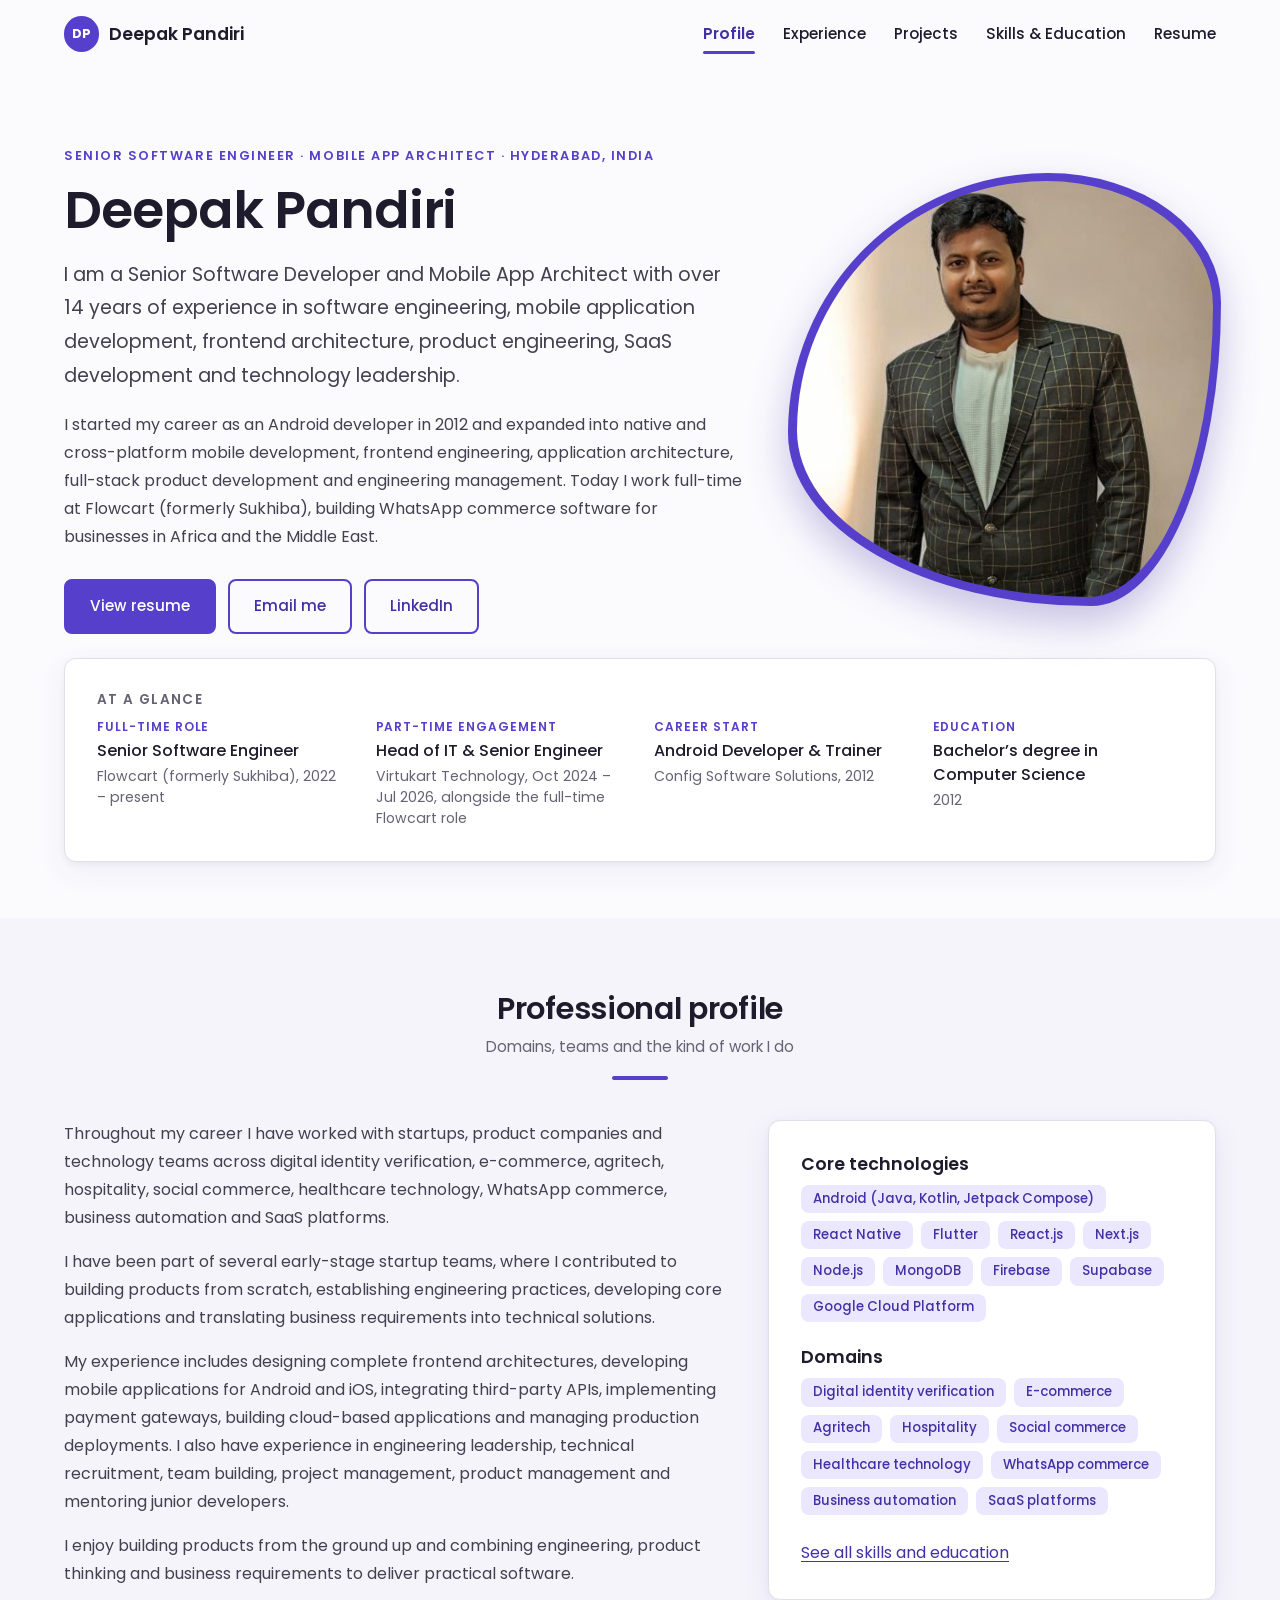
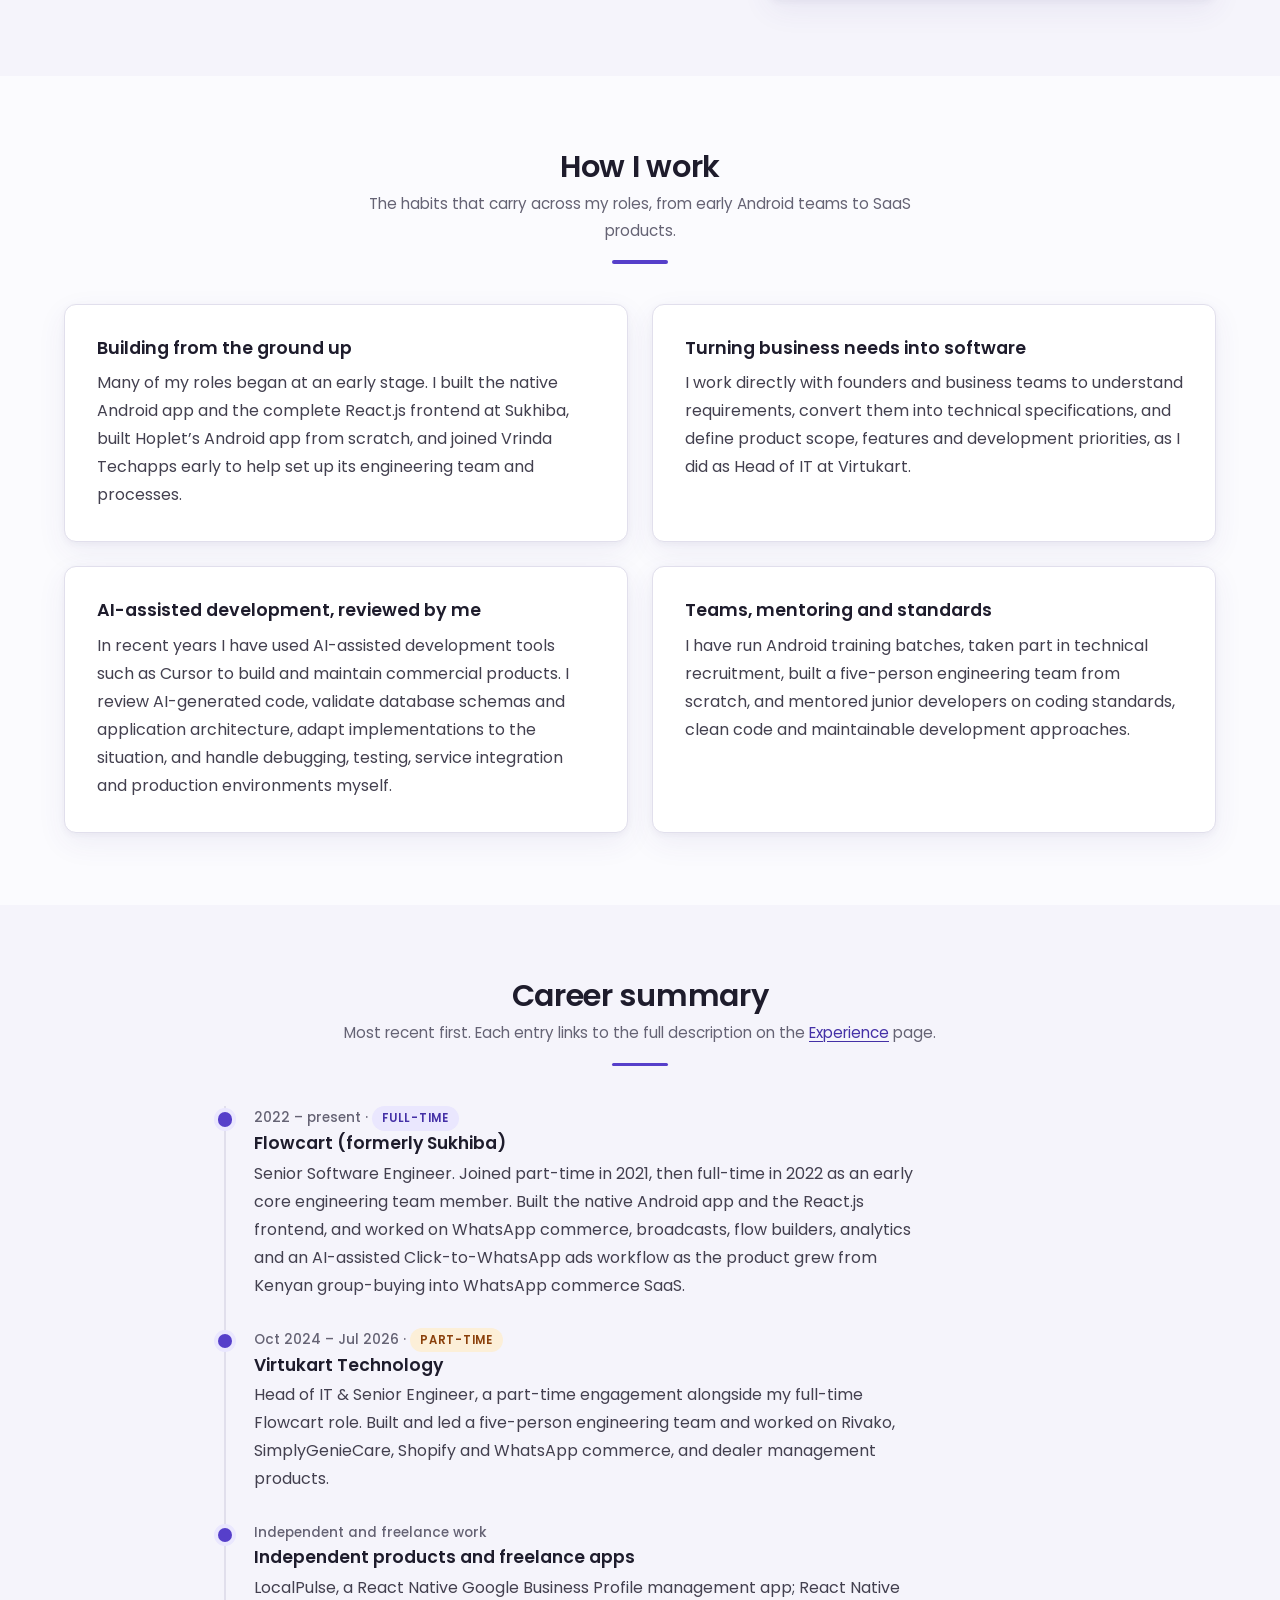
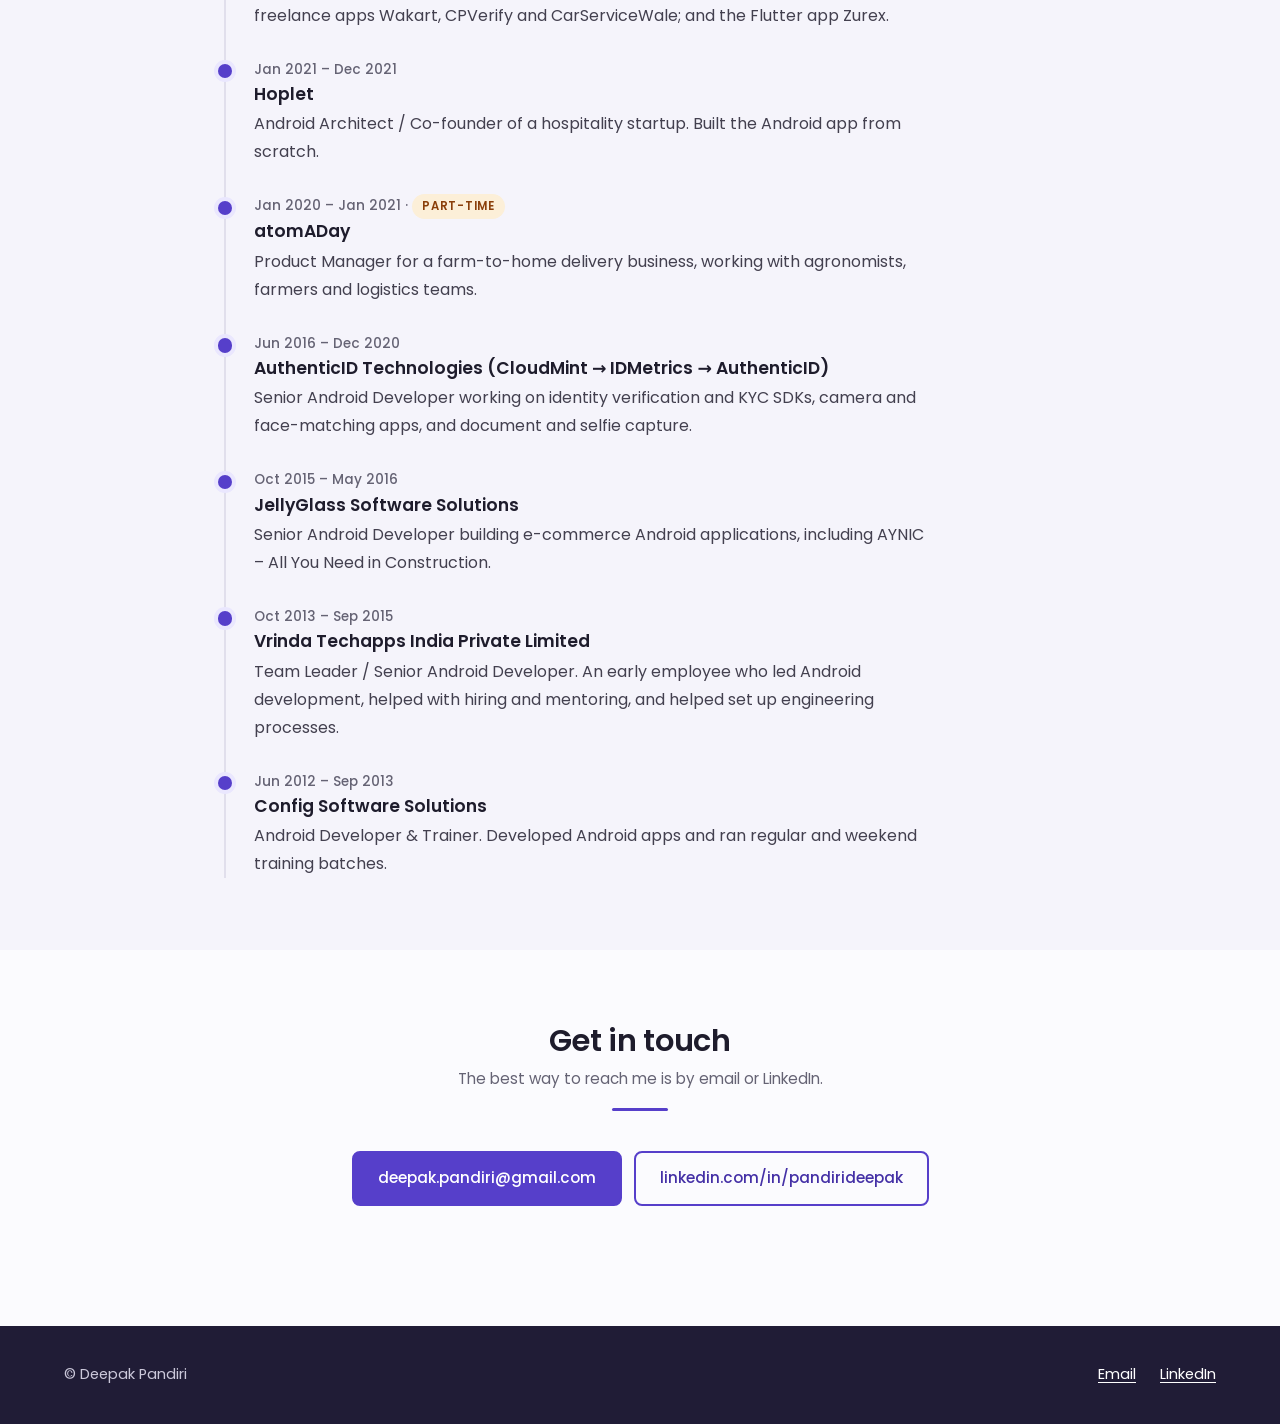
<file: index.html>
<!DOCTYPE html>
<html lang="en">
<head>
  <meta charset="utf-8">
  <meta name="viewport" content="width=device-width, initial-scale=1">
  <title>Deepak Pandiri — Senior Software Engineer · Mobile App Architect | Profile</title>
  <meta name="description" content="Deepak Pandiri is a Senior Software Engineer and Mobile App Architect with 14+ years of experience in Android, cross-platform mobile, frontend architecture, product engineering, SaaS development and technology leadership.">
  <meta property="og:title" content="Deepak Pandiri — Senior Software Engineer · Mobile App Architect">
  <meta property="og:description" content="Mobile, frontend and product engineering across 14+ years, from Android in 2012 to WhatsApp commerce SaaS today.">
  <meta property="og:type" content="profile">
  <meta property="og:image" content="deepak.jpg">
  <link rel="icon" href="data:image/svg+xml,%3Csvg xmlns='http://www.w3.org/2000/svg' viewBox='0 0 64 64'%3E%3Ccircle cx='32' cy='32' r='32' fill='%2315233b'/%3E%3Ctext x='32' y='41' font-family='Arial,sans-serif' font-size='24' font-weight='700' fill='white' text-anchor='middle'%3EDP%3C/text%3E%3C/svg%3E">
  <link rel="preload" href="fonts/poppins-400.woff2" as="font" type="font/woff2" crossorigin>
  <link rel="preload" href="fonts/poppins-600.woff2" as="font" type="font/woff2" crossorigin>
  <link rel="stylesheet" href="styles.css">
  <script>document.documentElement.classList.add("js");</script>
  <script src="script.js" defer></script>
</head>
<body>
  <a class="skip-link" href="#main">Skip to main content</a>

  <header class="site-header">
    <div class="container header-inner">
      <a class="brand" href="index.html"><span class="brand-mark" aria-hidden="true">DP</span>Deepak Pandiri</a>
      <nav class="site-nav" aria-label="Primary">
        <button class="nav-toggle" type="button" aria-expanded="false" aria-controls="nav-menu">
          <span class="nav-toggle-bars" aria-hidden="true"></span>
          <span class="visually-hidden">Menu</span>
        </button>
        <ul id="nav-menu" class="nav-menu">
          <li><a href="index.html" aria-current="page">Profile</a></li>
          <li><a href="experience.html">Experience</a></li>
          <li><a href="projects.html">Projects</a></li>
          <li><a href="skills.html">Skills &amp; Education</a></li>
          <li><a href="resume.html">Resume</a></li>
        </ul>
      </nav>
    </div>
  </header>

  <main id="main" tabindex="-1">
    <section class="container hero" aria-labelledby="intro-heading">
      <div class="hero-intro">
        <p class="eyebrow">Senior Software Engineer · Mobile App Architect · Hyderabad, India</p>
        <h1 id="intro-heading">Deepak Pandiri</h1>
      </div>

      <figure class="hero-media">
        <div class="hero-blob" aria-hidden="true"></div>
        <img
          class="hero-photo"
          src="deepak.jpg"
          alt="Portrait of Deepak Pandiri"
          width="640"
          height="640"
          decoding="async"
          fetchpriority="high">
      </figure>

      <div class="hero-copy">
        <p class="lede">I am a Senior Software Developer and Mobile App Architect with over 14 years of experience in software engineering, mobile application development, frontend architecture, product engineering, SaaS development and technology leadership.</p>
        <p>I started my career as an Android developer in 2012 and expanded into native and cross-platform mobile development, frontend engineering, application architecture, full-stack product development and engineering management. Today I work full-time at Flowcart (formerly Sukhiba), building WhatsApp commerce software for businesses in Africa and the Middle East.</p>
        <div class="actions">
          <a class="button" href="resume.html">View resume</a>
          <a class="button secondary" href="mailto:deepak.pandiri@gmail.com">Email me</a>
          <a class="button secondary" href="https://www.linkedin.com/in/pandirideepak" rel="me noopener">LinkedIn</a>
        </div>
      </div>
    </section>

    <section class="container glance-section" aria-labelledby="glance-heading">
      <aside class="card glance" aria-labelledby="glance-heading">
        <h2 id="glance-heading">At a glance</h2>
        <dl class="glance-grid">
          <div>
            <dt>Full-time role</dt>
            <dd>Senior Software Engineer<span>Flowcart (formerly Sukhiba), 2022 – present</span></dd>
          </div>
          <div>
            <dt>Part-time engagement</dt>
            <dd>Head of IT &amp; Senior Engineer<span>Virtukart Technology, Oct 2024 – Jul 2026, alongside the full-time Flowcart role</span></dd>
          </div>
          <div>
            <dt>Career start</dt>
            <dd>Android Developer &amp; Trainer<span>Config Software Solutions, 2012</span></dd>
          </div>
          <div>
            <dt>Education</dt>
            <dd>Bachelor’s degree in Computer Science<span>2012</span></dd>
          </div>
        </dl>
      </aside>
    </section>

    <section class="section alt" aria-labelledby="profile-heading">
      <div class="container">
        <div class="section-heading">
          <h2 id="profile-heading">Professional profile</h2>
          <p>Domains, teams and the kind of work I do</p>
        </div>
      </div>
      <div class="container prose-columns">
        <div>
          <p>Throughout my career I have worked with startups, product companies and technology teams across digital identity verification, e-commerce, agritech, hospitality, social commerce, healthcare technology, WhatsApp commerce, business automation and SaaS platforms.</p>
          <p>I have been part of several early-stage startup teams, where I contributed to building products from scratch, establishing engineering practices, developing core applications and translating business requirements into technical solutions.</p>
          <p>My experience includes designing complete frontend architectures, developing mobile applications for Android and iOS, integrating third-party APIs, implementing payment gateways, building cloud-based applications and managing production deployments. I also have experience in engineering leadership, technical recruitment, team building, project management, product management and mentoring junior developers.</p>
          <p>I enjoy building products from the ground up and combining engineering, product thinking and business requirements to deliver practical software.</p>
        </div>
        <div>
          <div class="card">
            <h3>Core technologies</h3>
            <ul class="tags" aria-label="Core technologies">
              <li>Android (Java, Kotlin, Jetpack Compose)</li>
              <li>React Native</li>
              <li>Flutter</li>
              <li>React.js</li>
              <li>Next.js</li>
              <li>Node.js</li>
              <li>MongoDB</li>
              <li>Firebase</li>
              <li>Supabase</li>
              <li>Google Cloud Platform</li>
            </ul>
            <h3 class="spaced-sm">Domains</h3>
            <ul class="tags" aria-label="Domains">
              <li>Digital identity verification</li>
              <li>E-commerce</li>
              <li>Agritech</li>
              <li>Hospitality</li>
              <li>Social commerce</li>
              <li>Healthcare technology</li>
              <li>WhatsApp commerce</li>
              <li>Business automation</li>
              <li>SaaS platforms</li>
            </ul>
            <p class="spaced-sm"><a href="skills.html">See all skills and education</a></p>
          </div>
        </div>
      </div>
    </section>

    <section class="section" aria-labelledby="approach-heading">
      <div class="container">
        <div class="section-heading">
          <h2 id="approach-heading">How I work</h2>
          <p>The habits that carry across my roles, from early Android teams to SaaS products.</p>
        </div>
        <div class="grid two">
          <article class="card">
            <h3>Building from the ground up</h3>
            <p>Many of my roles began at an early stage. I built the native Android app and the complete React.js frontend at Sukhiba, built Hoplet’s Android app from scratch, and joined Vrinda Techapps early to help set up its engineering team and processes.</p>
          </article>
          <article class="card">
            <h3>Turning business needs into software</h3>
            <p>I work directly with founders and business teams to understand requirements, convert them into technical specifications, and define product scope, features and development priorities, as I did as Head of IT at Virtukart.</p>
          </article>
          <article class="card">
            <h3>AI-assisted development, reviewed by me</h3>
            <p>In recent years I have used AI-assisted development tools such as Cursor to build and maintain commercial products. I review AI-generated code, validate database schemas and application architecture, adapt implementations to the situation, and handle debugging, testing, service integration and production environments myself.</p>
          </article>
          <article class="card">
            <h3>Teams, mentoring and standards</h3>
            <p>I have run Android training batches, taken part in technical recruitment, built a five-person engineering team from scratch, and mentored junior developers on coding standards, clean code and maintainable development approaches.</p>
          </article>
        </div>
      </div>
    </section>

    <section class="section alt" aria-labelledby="career-heading">
      <div class="container">
        <div class="section-heading">
          <h2 id="career-heading">Career summary</h2>
          <p>Most recent first. Each entry links to the full description on the <a href="experience.html">Experience</a> page.</p>
        </div>
        <ol class="timeline">
          <li>
            <span class="when">2022 – present · <span class="badge">Full-time</span></span>
            <h3><a href="experience.html#flowcart">Flowcart (formerly Sukhiba)</a></h3>
            <p>Senior Software Engineer. Joined part-time in 2021, then full-time in 2022 as an early core engineering team member. Built the native Android app and the React.js frontend, and worked on WhatsApp commerce, broadcasts, flow builders, analytics and an AI-assisted Click-to-WhatsApp ads workflow as the product grew from Kenyan group-buying into WhatsApp commerce SaaS.</p>
          </li>
          <li>
            <span class="when">Oct 2024 – Jul 2026 · <span class="badge part-time">Part-time</span></span>
            <h3><a href="experience.html#virtukart">Virtukart Technology</a></h3>
            <p>Head of IT &amp; Senior Engineer, a part-time engagement alongside my full-time Flowcart role. Built and led a five-person engineering team and worked on Rivako, SimplyGenieCare, Shopify and WhatsApp commerce, and dealer management products.</p>
          </li>
          <li>
            <span class="when">Independent and freelance work</span>
            <h3><a href="experience.html#independent">Independent products and freelance apps</a></h3>
            <p>LocalPulse, a React Native Google Business Profile management app; React Native freelance apps Wakart, CPVerify and CarServiceWale; and the Flutter app Zurex.</p>
          </li>
          <li>
            <span class="when">Jan 2021 – Dec 2021</span>
            <h3><a href="experience.html#hoplet">Hoplet</a></h3>
            <p>Android Architect / Co-founder of a hospitality startup. Built the Android app from scratch.</p>
          </li>
          <li>
            <span class="when">Jan 2020 – Jan 2021 · <span class="badge part-time">Part-time</span></span>
            <h3><a href="experience.html#atomaday">atomADay</a></h3>
            <p>Product Manager for a farm-to-home delivery business, working with agronomists, farmers and logistics teams.</p>
          </li>
          <li>
            <span class="when">Jun 2016 – Dec 2020</span>
            <h3><a href="experience.html#authenticid">AuthenticID Technologies (CloudMint → IDMetrics → AuthenticID)</a></h3>
            <p>Senior Android Developer working on identity verification and KYC SDKs, camera and face-matching apps, and document and selfie capture.</p>
          </li>
          <li>
            <span class="when">Oct 2015 – May 2016</span>
            <h3><a href="experience.html#jellyglass">JellyGlass Software Solutions</a></h3>
            <p>Senior Android Developer building e-commerce Android applications, including AYNIC – All You Need in Construction.</p>
          </li>
          <li>
            <span class="when">Oct 2013 – Sep 2015</span>
            <h3><a href="experience.html#vrinda">Vrinda Techapps India Private Limited</a></h3>
            <p>Team Leader / Senior Android Developer. An early employee who led Android development, helped with hiring and mentoring, and helped set up engineering processes.</p>
          </li>
          <li>
            <span class="when">Jun 2012 – Sep 2013</span>
            <h3><a href="experience.html#config">Config Software Solutions</a></h3>
            <p>Android Developer &amp; Trainer. Developed Android apps and ran regular and weekend training batches.</p>
          </li>
        </ol>
      </div>
    </section>

    <section class="section" aria-labelledby="contact-heading">
      <div class="container">
        <div class="section-heading">
          <h2 id="contact-heading">Get in touch</h2>
          <p>The best way to reach me is by email or LinkedIn.</p>
        </div>
        <ul class="contact-list">
          <li><a class="button" href="mailto:deepak.pandiri@gmail.com">deepak.pandiri@gmail.com</a></li>
          <li><a class="button secondary" href="https://www.linkedin.com/in/pandirideepak" rel="me noopener">linkedin.com/in/pandirideepak</a></li>
        </ul>
      </div>
    </section>
  </main>

  <footer class="site-footer">
    <div class="container footer-inner">
      <p>© Deepak Pandiri</p>
      <ul class="footer-links">
        <li><a href="mailto:deepak.pandiri@gmail.com">Email</a></li>
        <li><a href="https://www.linkedin.com/in/pandirideepak" rel="me noopener">LinkedIn</a></li>
      </ul>
    </div>
  </footer>
  <a class="scroll-up" href="#main" aria-label="Back to top">
    <svg viewBox="0 0 24 24" fill="none" stroke="currentColor" stroke-width="2.2" stroke-linecap="round" stroke-linejoin="round" aria-hidden="true" focusable="false"><path d="M12 19V5M5 12l7-7 7 7"/></svg>
  </a>
</body>
</html>
</file>
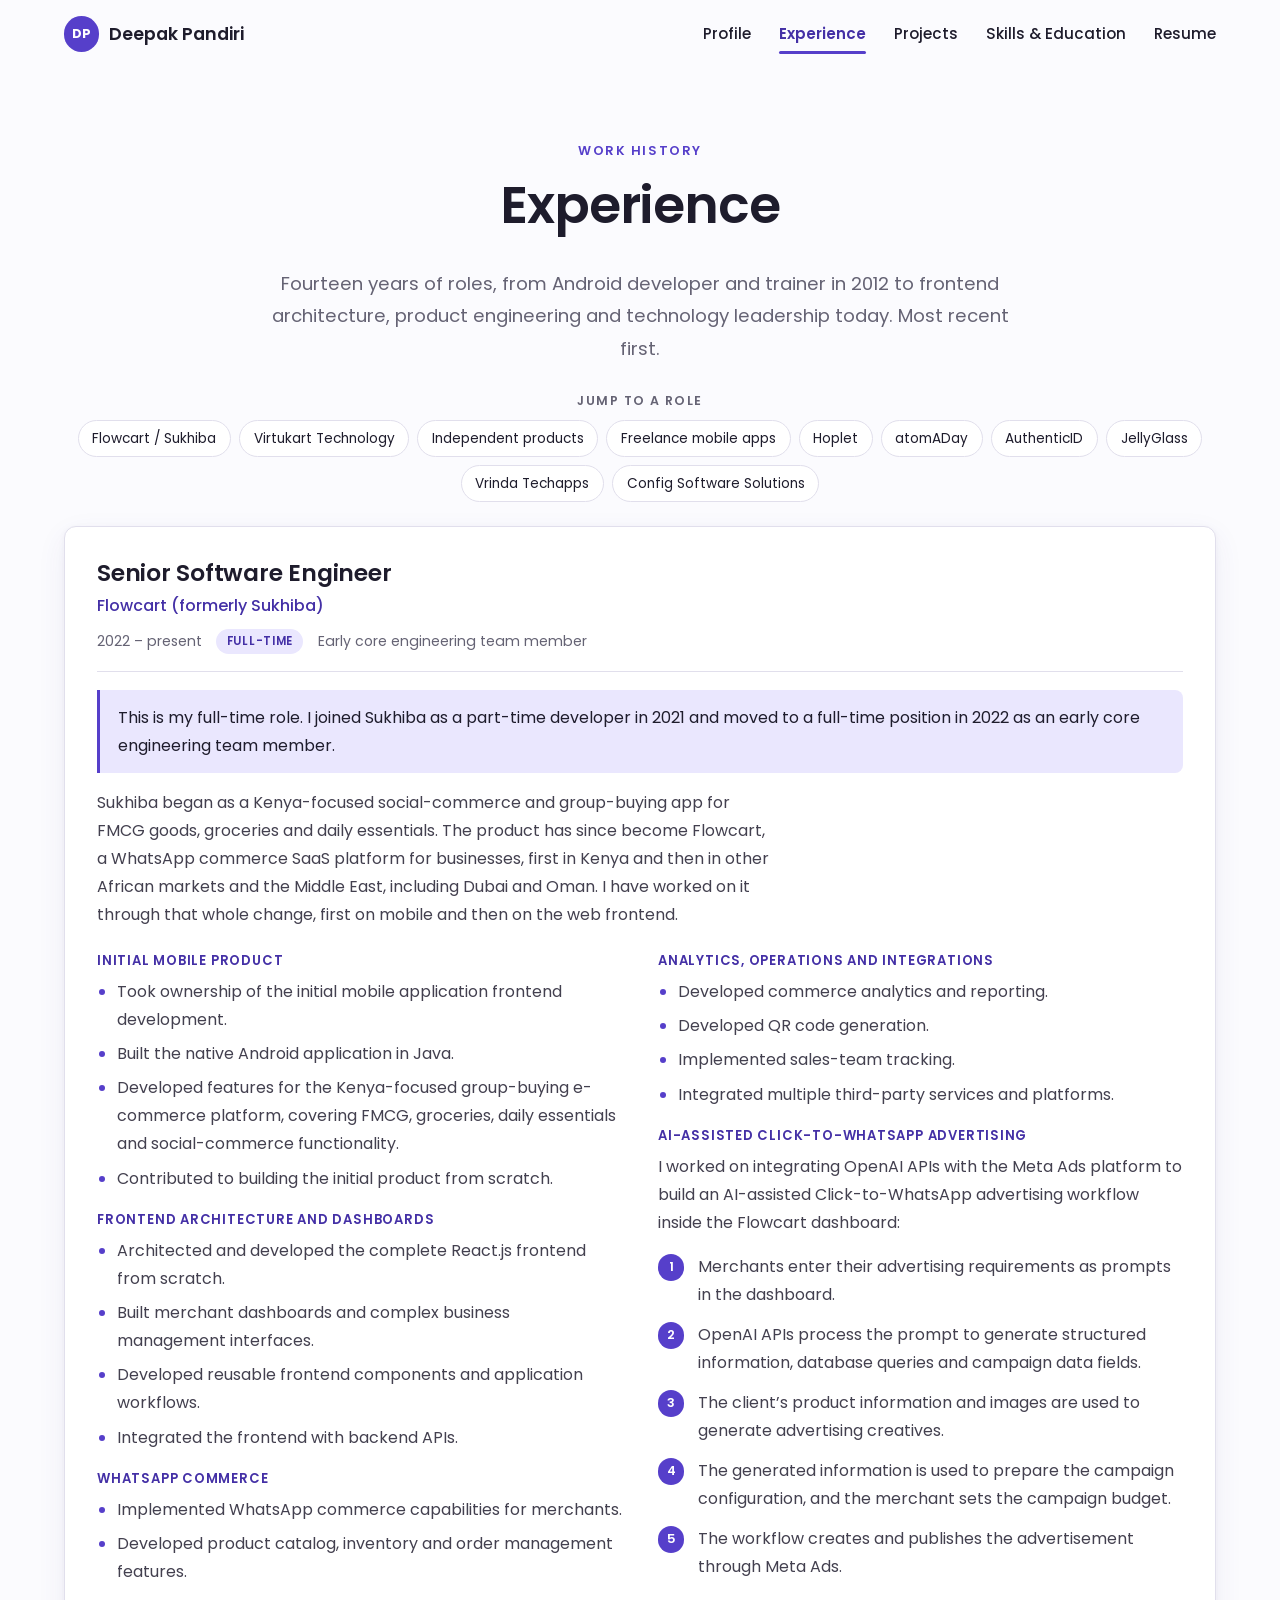
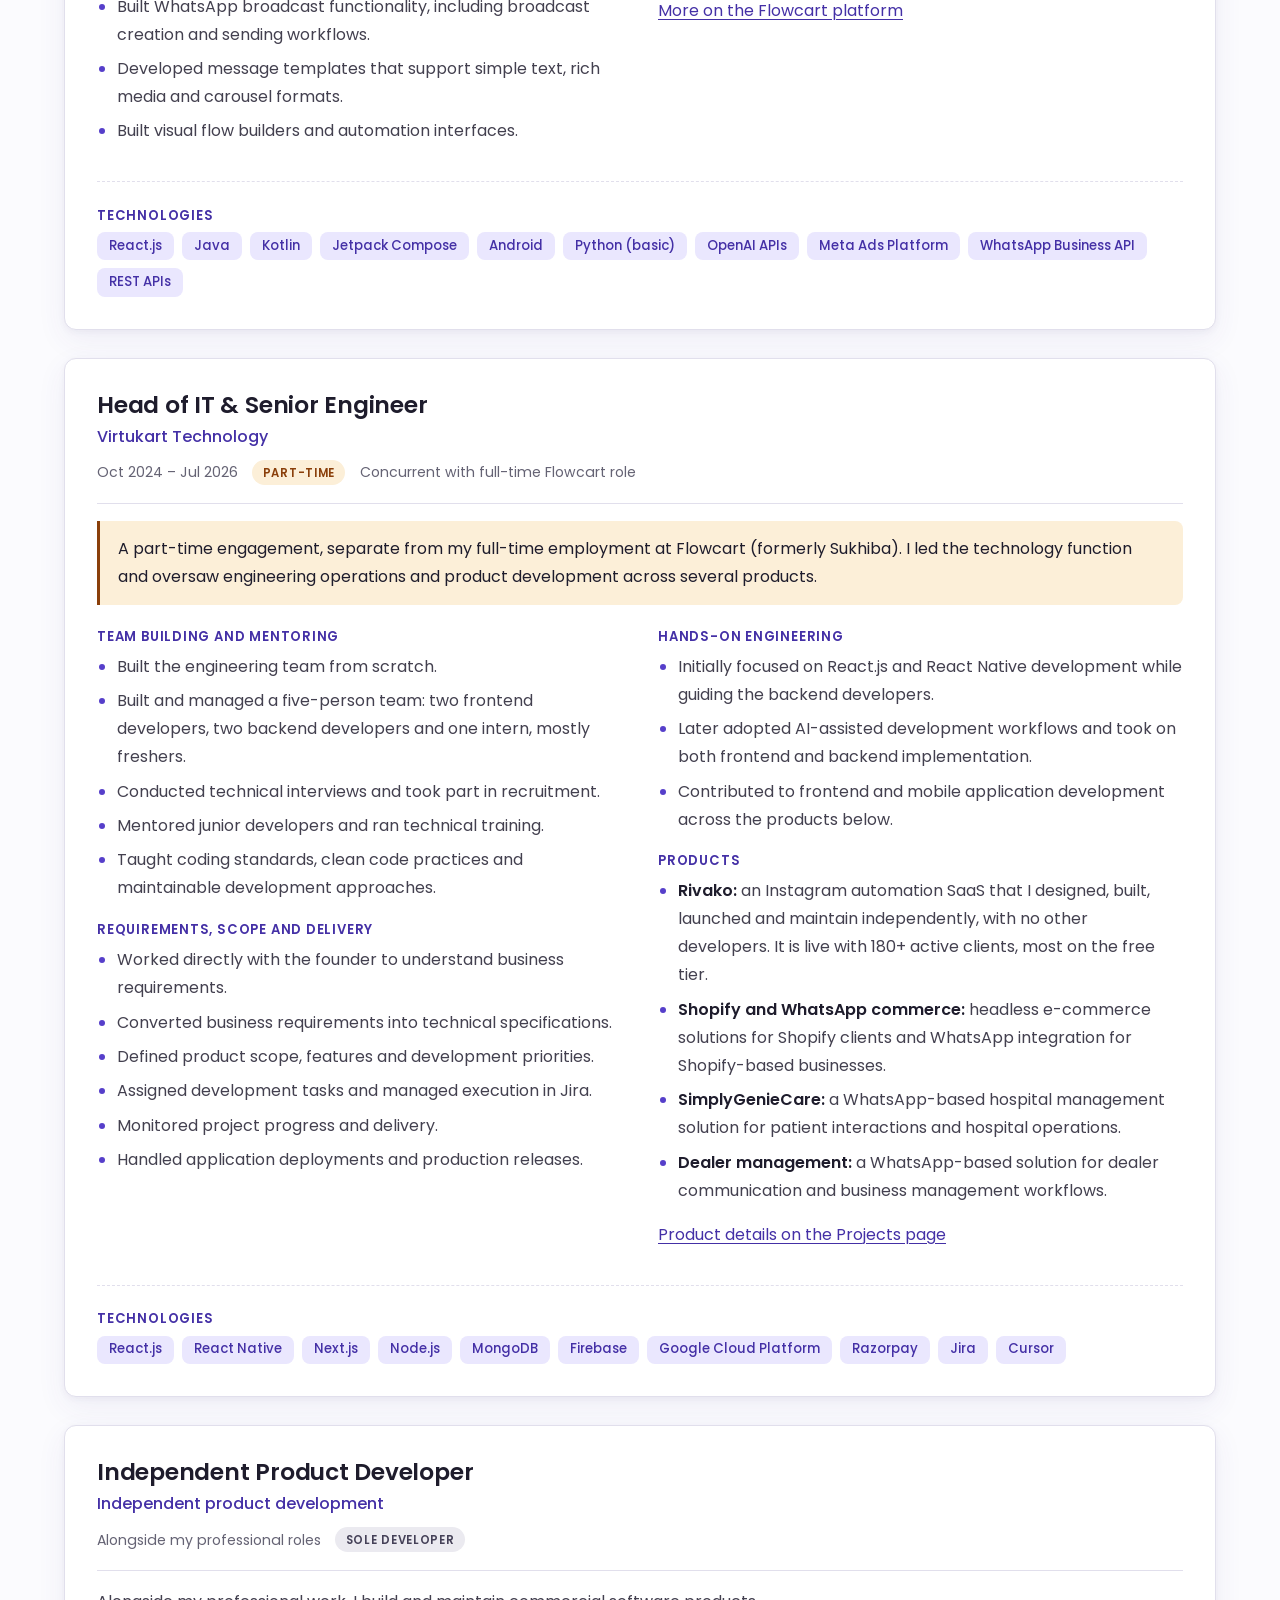
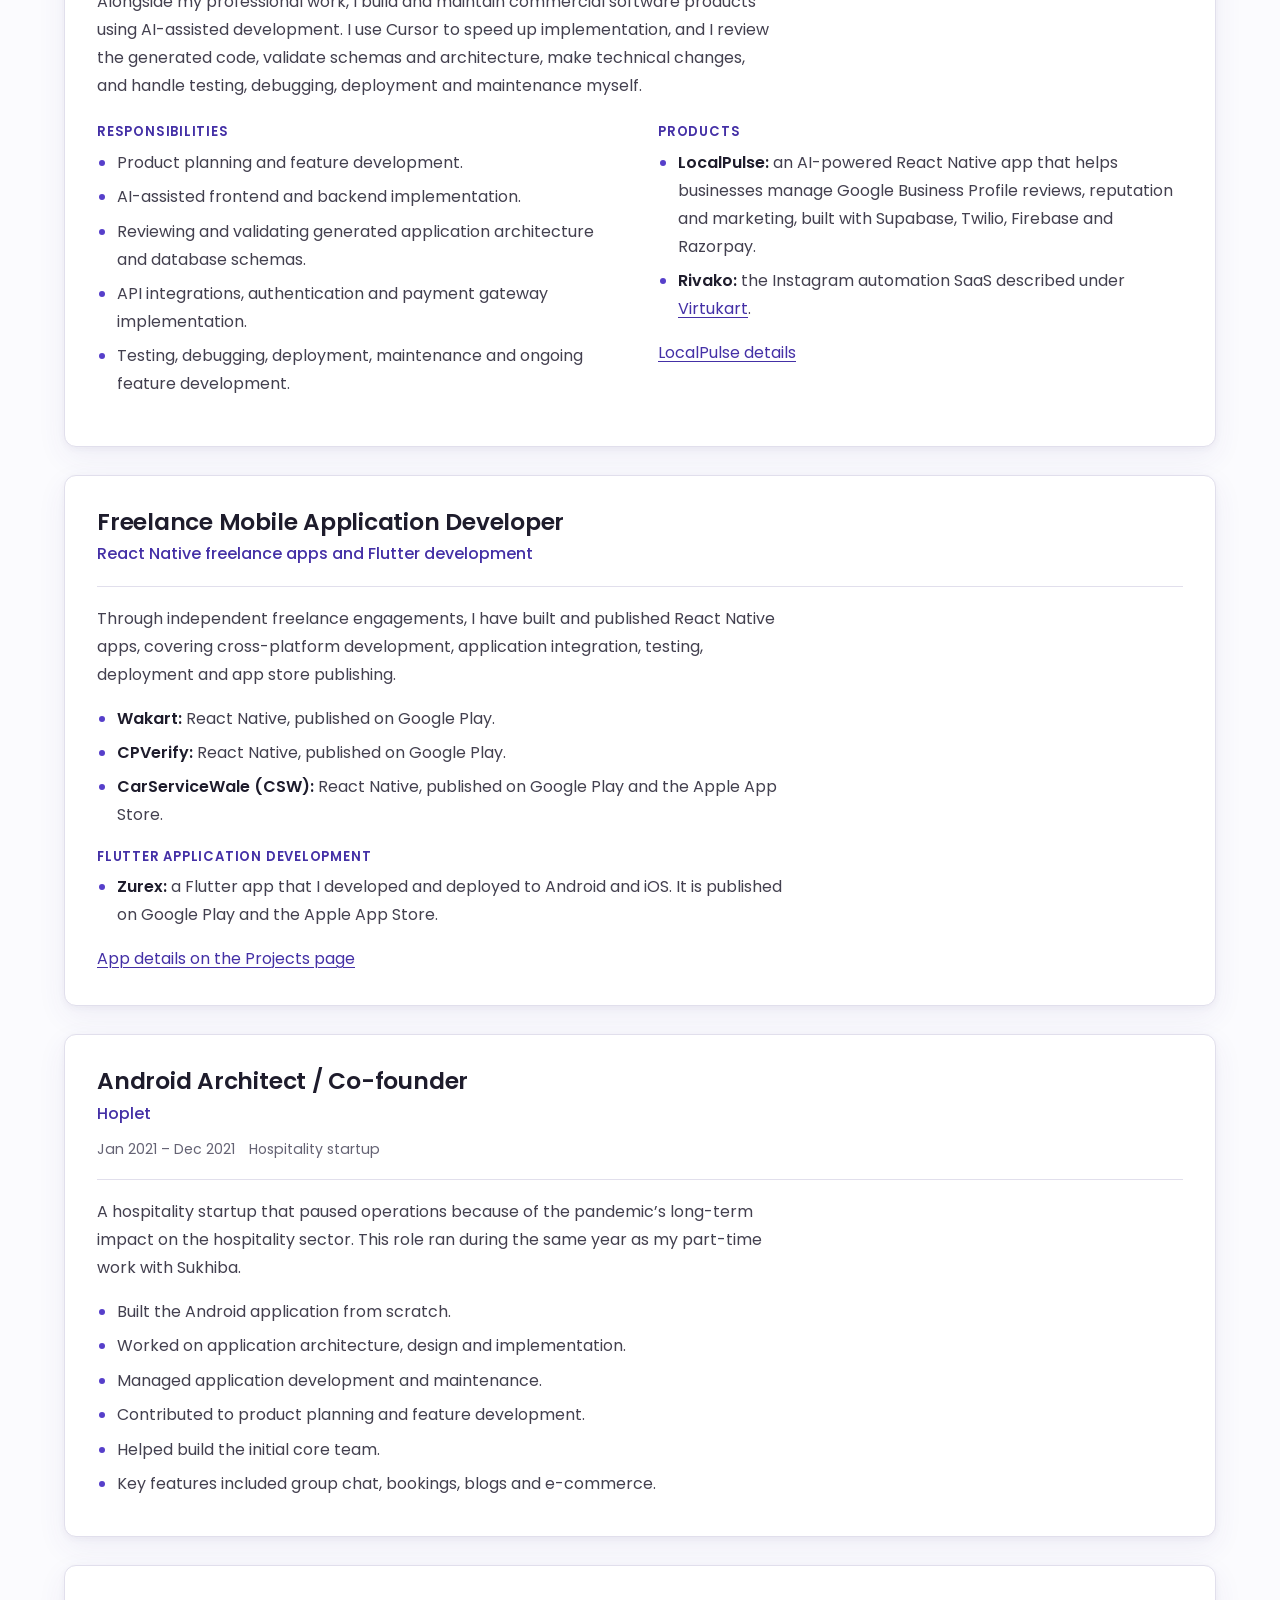
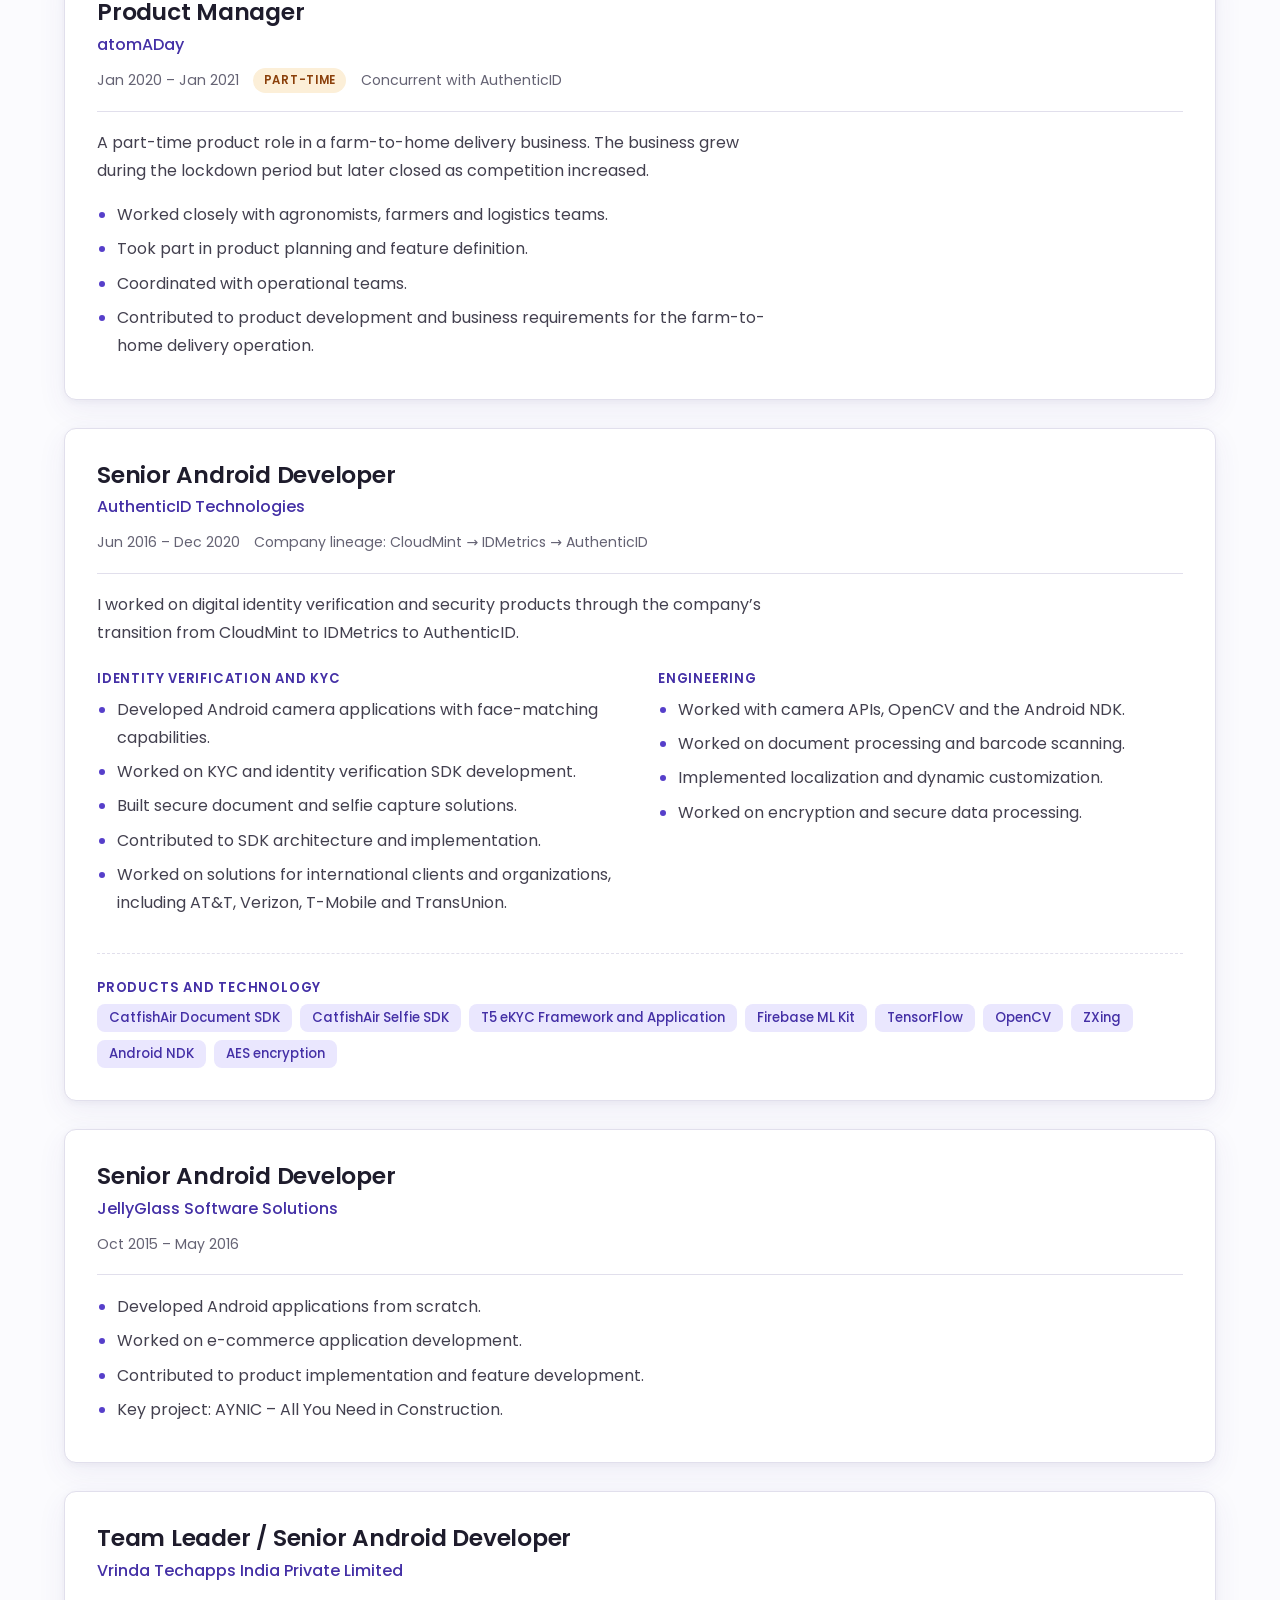
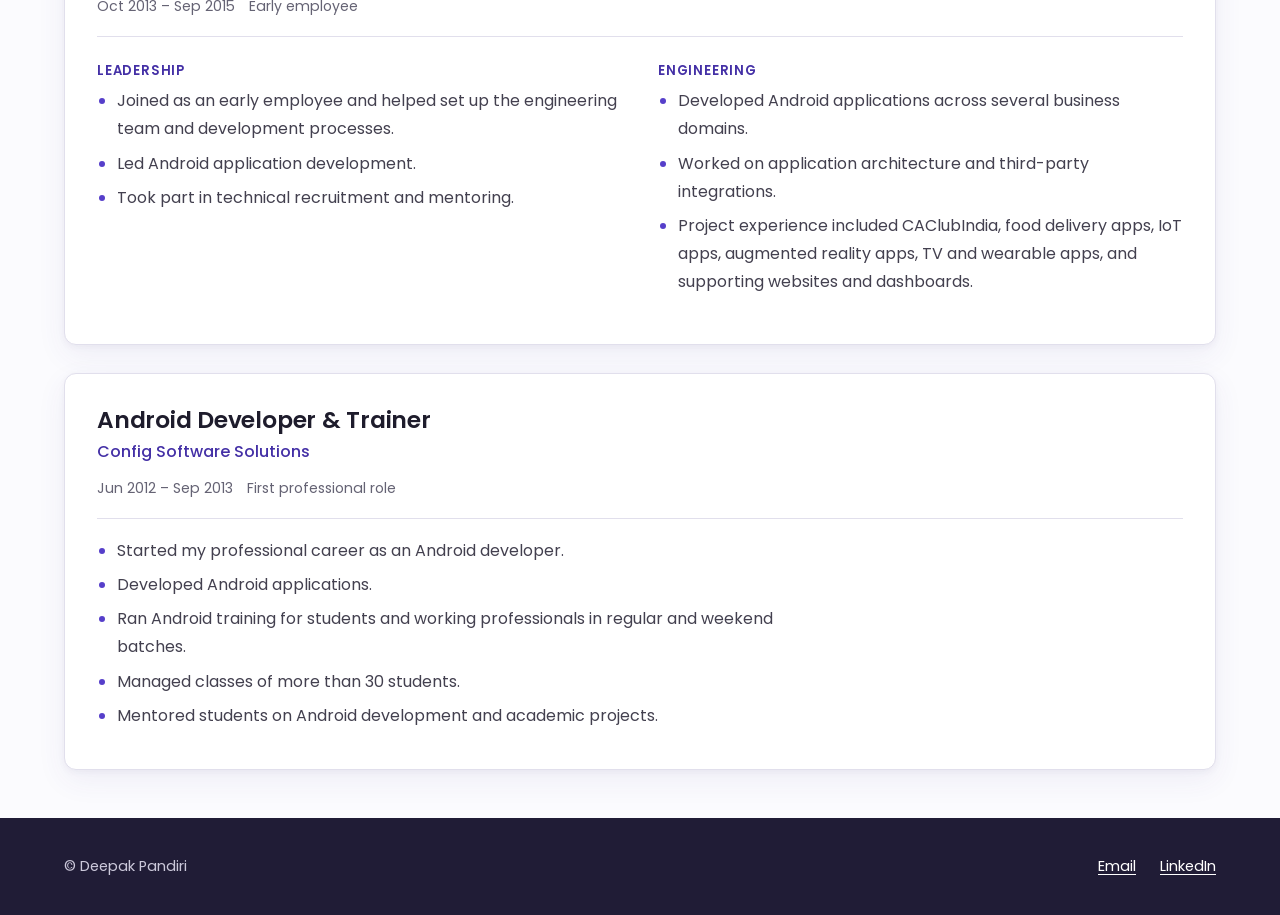
<file: experience.html>
<!DOCTYPE html>
<html lang="en">
<head>
  <meta charset="utf-8">
  <meta name="viewport" content="width=device-width, initial-scale=1">
  <title>Experience — Deepak Pandiri</title>
  <meta name="description" content="Detailed work history of Deepak Pandiri: Flowcart (formerly Sukhiba), Virtukart Technology, AuthenticID, Hoplet, atomADay, JellyGlass, Vrinda Techapps and Config Software Solutions.">
  <link rel="icon" href="data:image/svg+xml,%3Csvg xmlns='http://www.w3.org/2000/svg' viewBox='0 0 64 64'%3E%3Ccircle cx='32' cy='32' r='32' fill='%2315233b'/%3E%3Ctext x='32' y='41' font-family='Arial,sans-serif' font-size='24' font-weight='700' fill='white' text-anchor='middle'%3EDP%3C/text%3E%3C/svg%3E">
  <link rel="preload" href="fonts/poppins-400.woff2" as="font" type="font/woff2" crossorigin>
  <link rel="preload" href="fonts/poppins-600.woff2" as="font" type="font/woff2" crossorigin>
  <link rel="stylesheet" href="styles.css">
  <script>document.documentElement.classList.add("js");</script>
  <script src="script.js" defer></script>
</head>
<body>
  <a class="skip-link" href="#main">Skip to main content</a>

  <header class="site-header">
    <div class="container header-inner">
      <a class="brand" href="index.html"><span class="brand-mark" aria-hidden="true">DP</span>Deepak Pandiri</a>
      <nav class="site-nav" aria-label="Primary">
        <button class="nav-toggle" type="button" aria-expanded="false" aria-controls="nav-menu">
          <span class="nav-toggle-bars" aria-hidden="true"></span>
          <span class="visually-hidden">Menu</span>
        </button>
        <ul id="nav-menu" class="nav-menu">
          <li><a href="index.html">Profile</a></li>
          <li><a href="experience.html" aria-current="page">Experience</a></li>
          <li><a href="projects.html">Projects</a></li>
          <li><a href="skills.html">Skills &amp; Education</a></li>
          <li><a href="resume.html">Resume</a></li>
        </ul>
      </nav>
    </div>
  </header>

  <main id="main" tabindex="-1">
    <section class="container page-intro" aria-labelledby="page-heading">
      <p class="eyebrow">Work history</p>
      <h1 id="page-heading">Experience</h1>
      <p class="lede">Fourteen years of roles, from Android developer and trainer in 2012 to frontend architecture, product engineering and technology leadership today. Most recent first.</p>
      <nav class="jump-nav" aria-labelledby="jump-heading">
        <h2 id="jump-heading">Jump to a role</h2>
        <ul>
          <li><a href="#flowcart">Flowcart / Sukhiba</a></li>
          <li><a href="#virtukart">Virtukart Technology</a></li>
          <li><a href="#independent">Independent products</a></li>
          <li><a href="#freelance">Freelance mobile apps</a></li>
          <li><a href="#hoplet">Hoplet</a></li>
          <li><a href="#atomaday">atomADay</a></li>
          <li><a href="#authenticid">AuthenticID</a></li>
          <li><a href="#jellyglass">JellyGlass</a></li>
          <li><a href="#vrinda">Vrinda Techapps</a></li>
          <li><a href="#config">Config Software Solutions</a></li>
        </ul>
      </nav>
    </section>

    <div class="container entries">

      <article class="card entry" id="flowcart" aria-labelledby="flowcart-title">
        <header>
          <h2 id="flowcart-title">Senior Software Engineer</h2>
          <p class="org">Flowcart (formerly Sukhiba)</p>
          <p class="meta"><span>2022 – present</span><span class="badge">Full-time</span><span>Early core engineering team member</span></p>
        </header>
        <p class="note accent">This is my full-time role. I joined Sukhiba as a part-time developer in 2021 and moved to a full-time position in 2022 as an early core engineering team member.</p>
        <p>Sukhiba began as a Kenya-focused social-commerce and group-buying app for FMCG goods, groceries and daily essentials. The product has since become Flowcart, a WhatsApp commerce SaaS platform for businesses, first in Kenya and then in other African markets and the Middle East, including Dubai and Oman. I have worked on it through that whole change, first on mobile and then on the web frontend.</p>

        <div class="entry-columns">
          <div>
            <h4>Initial mobile product</h4>
            <ul>
              <li>Took ownership of the initial mobile application frontend development.</li>
              <li>Built the native Android application in Java.</li>
              <li>Developed features for the Kenya-focused group-buying e-commerce platform, covering FMCG, groceries, daily essentials and social-commerce functionality.</li>
              <li>Contributed to building the initial product from scratch.</li>
            </ul>

            <h4>Frontend architecture and dashboards</h4>
            <ul>
              <li>Architected and developed the complete React.js frontend from scratch.</li>
              <li>Built merchant dashboards and complex business management interfaces.</li>
              <li>Developed reusable frontend components and application workflows.</li>
              <li>Integrated the frontend with backend APIs.</li>
            </ul>

            <h4>WhatsApp commerce</h4>
            <ul>
              <li>Implemented WhatsApp commerce capabilities for merchants.</li>
              <li>Developed product catalog, inventory and order management features.</li>
              <li>Built WhatsApp broadcast functionality, including broadcast creation and sending workflows.</li>
              <li>Developed message templates that support simple text, rich media and carousel formats.</li>
              <li>Built visual flow builders and automation interfaces.</li>
            </ul>
          </div>
          <div>
            <h4>Analytics, operations and integrations</h4>
            <ul>
              <li>Developed commerce analytics and reporting.</li>
              <li>Developed QR code generation.</li>
              <li>Implemented sales-team tracking.</li>
              <li>Integrated multiple third-party services and platforms.</li>
            </ul>

            <h4>AI-assisted Click-to-WhatsApp advertising</h4>
            <p>I worked on integrating OpenAI APIs with the Meta Ads platform to build an AI-assisted Click-to-WhatsApp advertising workflow inside the Flowcart dashboard:</p>
            <ol class="steps">
              <li>Merchants enter their advertising requirements as prompts in the dashboard.</li>
              <li>OpenAI APIs process the prompt to generate structured information, database queries and campaign data fields.</li>
              <li>The client’s product information and images are used to generate advertising creatives.</li>
              <li>The generated information is used to prepare the campaign configuration, and the merchant sets the campaign budget.</li>
              <li>The workflow creates and publishes the advertisement through Meta Ads.</li>
            </ol>
            <p><a href="projects.html#flowcart">More on the Flowcart platform</a></p>
          </div>
        </div>

        <div class="stack">
          <h4>Technologies</h4>
          <ul class="tags" aria-label="Flowcart technologies">
            <li>React.js</li>
            <li>Java</li>
            <li>Kotlin</li>
            <li>Jetpack Compose</li>
            <li>Android</li>
            <li>Python (basic)</li>
            <li>OpenAI APIs</li>
            <li>Meta Ads Platform</li>
            <li>WhatsApp Business API</li>
            <li>REST APIs</li>
          </ul>
        </div>
      </article>

      <article class="card entry" id="virtukart" aria-labelledby="virtukart-title">
        <header>
          <h2 id="virtukart-title">Head of IT &amp; Senior Engineer</h2>
          <p class="org">Virtukart Technology</p>
          <p class="meta"><span>Oct 2024 – Jul 2026</span><span class="badge part-time">Part-time</span><span>Concurrent with full-time Flowcart role</span></p>
        </header>
        <p class="note">A part-time engagement, separate from my full-time employment at Flowcart (formerly Sukhiba). I led the technology function and oversaw engineering operations and product development across several products.</p>

        <div class="entry-columns">
          <div>
            <h4>Team building and mentoring</h4>
            <ul>
              <li>Built the engineering team from scratch.</li>
              <li>Built and managed a five-person team: two frontend developers, two backend developers and one intern, mostly freshers.</li>
              <li>Conducted technical interviews and took part in recruitment.</li>
              <li>Mentored junior developers and ran technical training.</li>
              <li>Taught coding standards, clean code practices and maintainable development approaches.</li>
            </ul>

            <h4>Requirements, scope and delivery</h4>
            <ul>
              <li>Worked directly with the founder to understand business requirements.</li>
              <li>Converted business requirements into technical specifications.</li>
              <li>Defined product scope, features and development priorities.</li>
              <li>Assigned development tasks and managed execution in Jira.</li>
              <li>Monitored project progress and delivery.</li>
              <li>Handled application deployments and production releases.</li>
            </ul>
          </div>
          <div>
            <h4>Hands-on engineering</h4>
            <ul>
              <li>Initially focused on React.js and React Native development while guiding the backend developers.</li>
              <li>Later adopted AI-assisted development workflows and took on both frontend and backend implementation.</li>
              <li>Contributed to frontend and mobile application development across the products below.</li>
            </ul>

            <h4>Products</h4>
            <ul>
              <li><strong>Rivako:</strong> an Instagram automation SaaS that I designed, built, launched and maintain independently, with no other developers. It is live with 180+ active clients, most on the free tier.</li>
              <li><strong>Shopify and WhatsApp commerce:</strong> headless e-commerce solutions for Shopify clients and WhatsApp integration for Shopify-based businesses.</li>
              <li><strong>SimplyGenieCare:</strong> a WhatsApp-based hospital management solution for patient interactions and hospital operations.</li>
              <li><strong>Dealer management:</strong> a WhatsApp-based solution for dealer communication and business management workflows.</li>
            </ul>
            <p><a href="projects.html#rivako">Product details on the Projects page</a></p>
          </div>
        </div>

        <div class="stack">
          <h4>Technologies</h4>
          <ul class="tags" aria-label="Virtukart technologies">
            <li>React.js</li>
            <li>React Native</li>
            <li>Next.js</li>
            <li>Node.js</li>
            <li>MongoDB</li>
            <li>Firebase</li>
            <li>Google Cloud Platform</li>
            <li>Razorpay</li>
            <li>Jira</li>
            <li>Cursor</li>
          </ul>
        </div>
      </article>

      <article class="card entry" id="independent" aria-labelledby="independent-title">
        <header>
          <h2 id="independent-title">Independent Product Developer</h2>
          <p class="org">Independent product development</p>
          <p class="meta"><span>Alongside my professional roles</span><span class="badge neutral">Sole developer</span></p>
        </header>
        <p>Alongside my professional work, I build and maintain commercial software products using AI-assisted development. I use Cursor to speed up implementation, and I review the generated code, validate schemas and architecture, make technical changes, and handle testing, debugging, deployment and maintenance myself.</p>
        <div class="entry-columns">
          <div>
            <h4>Responsibilities</h4>
            <ul>
              <li>Product planning and feature development.</li>
              <li>AI-assisted frontend and backend implementation.</li>
              <li>Reviewing and validating generated application architecture and database schemas.</li>
              <li>API integrations, authentication and payment gateway implementation.</li>
              <li>Testing, debugging, deployment, maintenance and ongoing feature development.</li>
            </ul>
          </div>
          <div>
            <h4>Products</h4>
            <ul>
              <li><strong>LocalPulse:</strong> an AI-powered React Native app that helps businesses manage Google Business Profile reviews, reputation and marketing, built with Supabase, Twilio, Firebase and Razorpay.</li>
              <li><strong>Rivako:</strong> the Instagram automation SaaS described under <a href="#virtukart">Virtukart</a>.</li>
            </ul>
            <p><a href="projects.html#localpulse">LocalPulse details</a></p>
          </div>
        </div>
      </article>

      <article class="card entry" id="freelance" aria-labelledby="freelance-title">
        <header>
          <h2 id="freelance-title">Freelance Mobile Application Developer</h2>
          <p class="org">React Native freelance apps and Flutter development</p>
        </header>
        <p>Through independent freelance engagements, I have built and published React Native apps, covering cross-platform development, application integration, testing, deployment and app store publishing.</p>
        <ul>
          <li><strong>Wakart:</strong> React Native, published on Google Play.</li>
          <li><strong>CPVerify:</strong> React Native, published on Google Play.</li>
          <li><strong>CarServiceWale (CSW):</strong> React Native, published on Google Play and the Apple App Store.</li>
        </ul>
        <h4>Flutter application development</h4>
        <ul>
          <li><strong>Zurex:</strong> a Flutter app that I developed and deployed to Android and iOS. It is published on Google Play and the Apple App Store.</li>
        </ul>
        <p><a href="projects.html#freelance-apps">App details on the Projects page</a></p>
      </article>

      <article class="card entry" id="hoplet" aria-labelledby="hoplet-title">
        <header>
          <h2 id="hoplet-title">Android Architect / Co-founder</h2>
          <p class="org">Hoplet</p>
          <p class="meta"><span>Jan 2021 – Dec 2021</span><span>Hospitality startup</span></p>
        </header>
        <p>A hospitality startup that paused operations because of the pandemic’s long-term impact on the hospitality sector. This role ran during the same year as my part-time work with Sukhiba.</p>
        <ul>
          <li>Built the Android application from scratch.</li>
          <li>Worked on application architecture, design and implementation.</li>
          <li>Managed application development and maintenance.</li>
          <li>Contributed to product planning and feature development.</li>
          <li>Helped build the initial core team.</li>
          <li>Key features included group chat, bookings, blogs and e-commerce.</li>
        </ul>
      </article>

      <article class="card entry" id="atomaday" aria-labelledby="atomaday-title">
        <header>
          <h2 id="atomaday-title">Product Manager</h2>
          <p class="org">atomADay</p>
          <p class="meta"><span>Jan 2020 – Jan 2021</span><span class="badge part-time">Part-time</span><span>Concurrent with AuthenticID</span></p>
        </header>
        <p>A part-time product role in a farm-to-home delivery business. The business grew during the lockdown period but later closed as competition increased.</p>
        <ul>
          <li>Worked closely with agronomists, farmers and logistics teams.</li>
          <li>Took part in product planning and feature definition.</li>
          <li>Coordinated with operational teams.</li>
          <li>Contributed to product development and business requirements for the farm-to-home delivery operation.</li>
        </ul>
      </article>

      <article class="card entry" id="authenticid" aria-labelledby="authenticid-title">
        <header>
          <h2 id="authenticid-title">Senior Android Developer</h2>
          <p class="org">AuthenticID Technologies</p>
          <p class="meta"><span>Jun 2016 – Dec 2020</span><span>Company lineage: CloudMint → IDMetrics → AuthenticID</span></p>
        </header>
        <p>I worked on digital identity verification and security products through the company’s transition from CloudMint to IDMetrics to AuthenticID.</p>
        <div class="entry-columns">
          <div>
            <h4>Identity verification and KYC</h4>
            <ul>
              <li>Developed Android camera applications with face-matching capabilities.</li>
              <li>Worked on KYC and identity verification SDK development.</li>
              <li>Built secure document and selfie capture solutions.</li>
              <li>Contributed to SDK architecture and implementation.</li>
              <li>Worked on solutions for international clients and organizations, including AT&amp;T, Verizon, T-Mobile and TransUnion.</li>
            </ul>
          </div>
          <div>
            <h4>Engineering</h4>
            <ul>
              <li>Worked with camera APIs, OpenCV and the Android NDK.</li>
              <li>Worked on document processing and barcode scanning.</li>
              <li>Implemented localization and dynamic customization.</li>
              <li>Worked on encryption and secure data processing.</li>
            </ul>
          </div>
        </div>
        <div class="stack">
          <h4>Products and technology</h4>
          <ul class="tags" aria-label="AuthenticID products and technology">
            <li>CatfishAir Document SDK</li>
            <li>CatfishAir Selfie SDK</li>
            <li>T5 eKYC Framework and Application</li>
            <li>Firebase ML Kit</li>
            <li>TensorFlow</li>
            <li>OpenCV</li>
            <li>ZXing</li>
            <li>Android NDK</li>
            <li>AES encryption</li>
          </ul>
        </div>
      </article>

      <article class="card entry" id="jellyglass" aria-labelledby="jellyglass-title">
        <header>
          <h2 id="jellyglass-title">Senior Android Developer</h2>
          <p class="org">JellyGlass Software Solutions</p>
          <p class="meta"><span>Oct 2015 – May 2016</span></p>
        </header>
        <ul>
          <li>Developed Android applications from scratch.</li>
          <li>Worked on e-commerce application development.</li>
          <li>Contributed to product implementation and feature development.</li>
          <li>Key project: AYNIC – All You Need in Construction.</li>
        </ul>
      </article>

      <article class="card entry" id="vrinda" aria-labelledby="vrinda-title">
        <header>
          <h2 id="vrinda-title">Team Leader / Senior Android Developer</h2>
          <p class="org">Vrinda Techapps India Private Limited</p>
          <p class="meta"><span>Oct 2013 – Sep 2015</span><span>Early employee</span></p>
        </header>
        <div class="entry-columns">
          <div>
            <h4>Leadership</h4>
            <ul>
              <li>Joined as an early employee and helped set up the engineering team and development processes.</li>
              <li>Led Android application development.</li>
              <li>Took part in technical recruitment and mentoring.</li>
            </ul>
          </div>
          <div>
            <h4>Engineering</h4>
            <ul>
              <li>Developed Android applications across several business domains.</li>
              <li>Worked on application architecture and third-party integrations.</li>
              <li>Project experience included CAClubIndia, food delivery apps, IoT apps, augmented reality apps, TV and wearable apps, and supporting websites and dashboards.</li>
            </ul>
          </div>
        </div>
      </article>

      <article class="card entry" id="config" aria-labelledby="config-title">
        <header>
          <h2 id="config-title">Android Developer &amp; Trainer</h2>
          <p class="org">Config Software Solutions</p>
          <p class="meta"><span>Jun 2012 – Sep 2013</span><span>First professional role</span></p>
        </header>
        <ul>
          <li>Started my professional career as an Android developer.</li>
          <li>Developed Android applications.</li>
          <li>Ran Android training for students and working professionals in regular and weekend batches.</li>
          <li>Managed classes of more than 30 students.</li>
          <li>Mentored students on Android development and academic projects.</li>
        </ul>
      </article>

    </div>
  </main>

  <footer class="site-footer">
    <div class="container footer-inner">
      <p>© Deepak Pandiri</p>
      <ul class="footer-links">
        <li><a href="mailto:deepak.pandiri@gmail.com">Email</a></li>
        <li><a href="https://www.linkedin.com/in/pandirideepak" rel="me noopener">LinkedIn</a></li>
      </ul>
    </div>
  </footer>
  <a class="scroll-up" href="#main" aria-label="Back to top">
    <svg viewBox="0 0 24 24" fill="none" stroke="currentColor" stroke-width="2.2" stroke-linecap="round" stroke-linejoin="round" aria-hidden="true" focusable="false"><path d="M12 19V5M5 12l7-7 7 7"/></svg>
  </a>
</body>
</html>
</file>
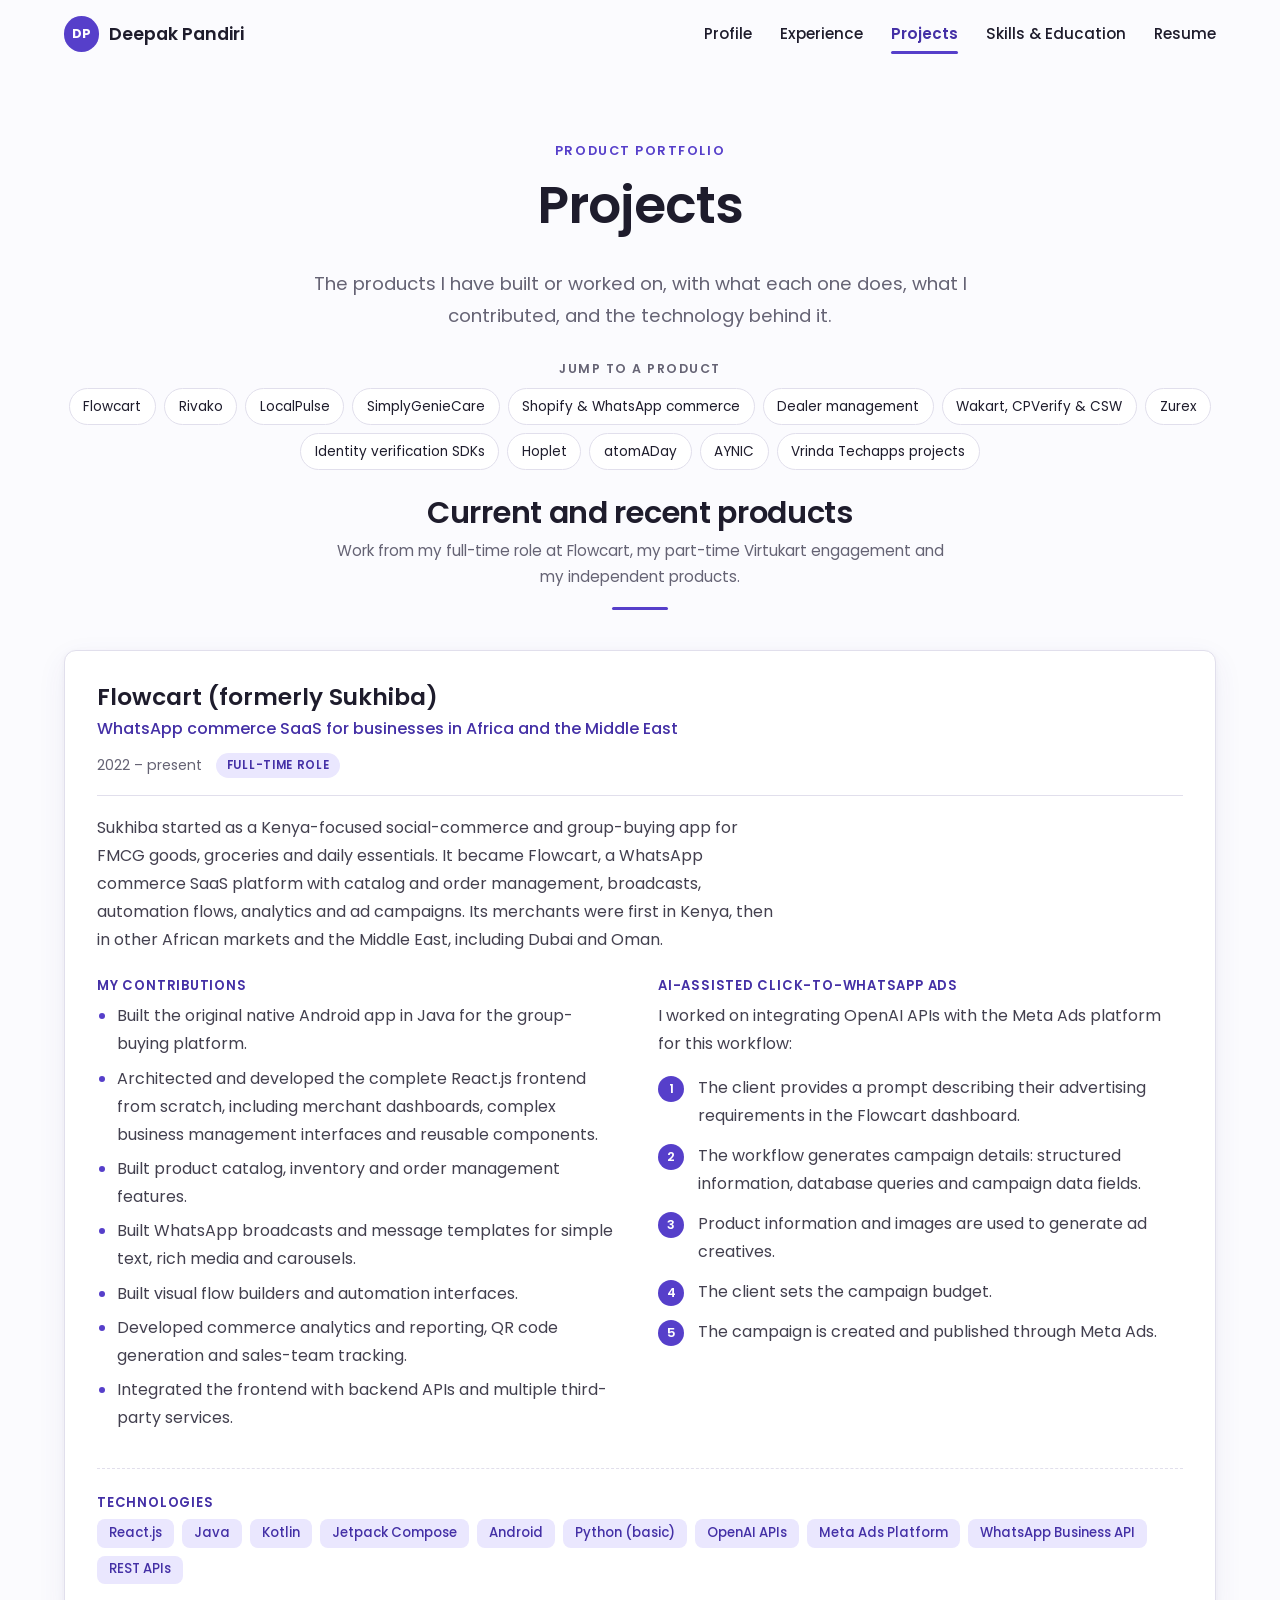
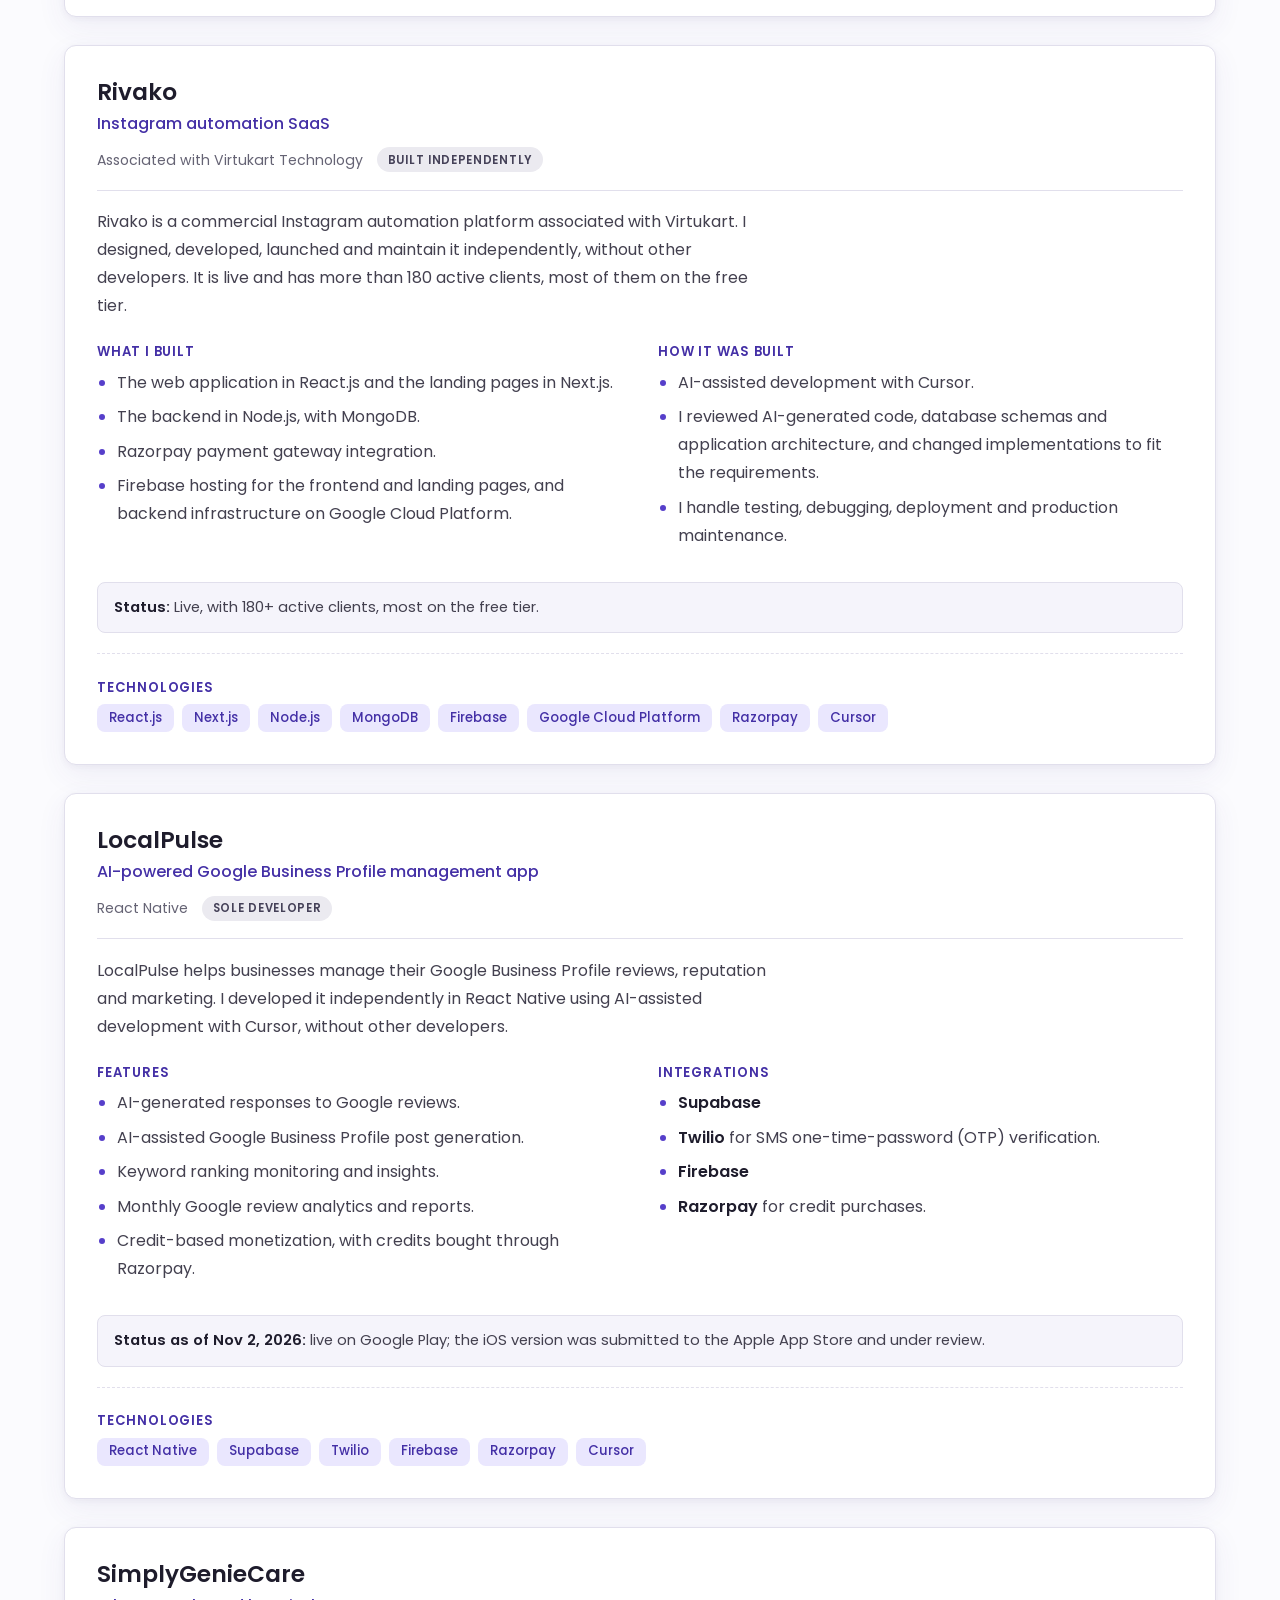
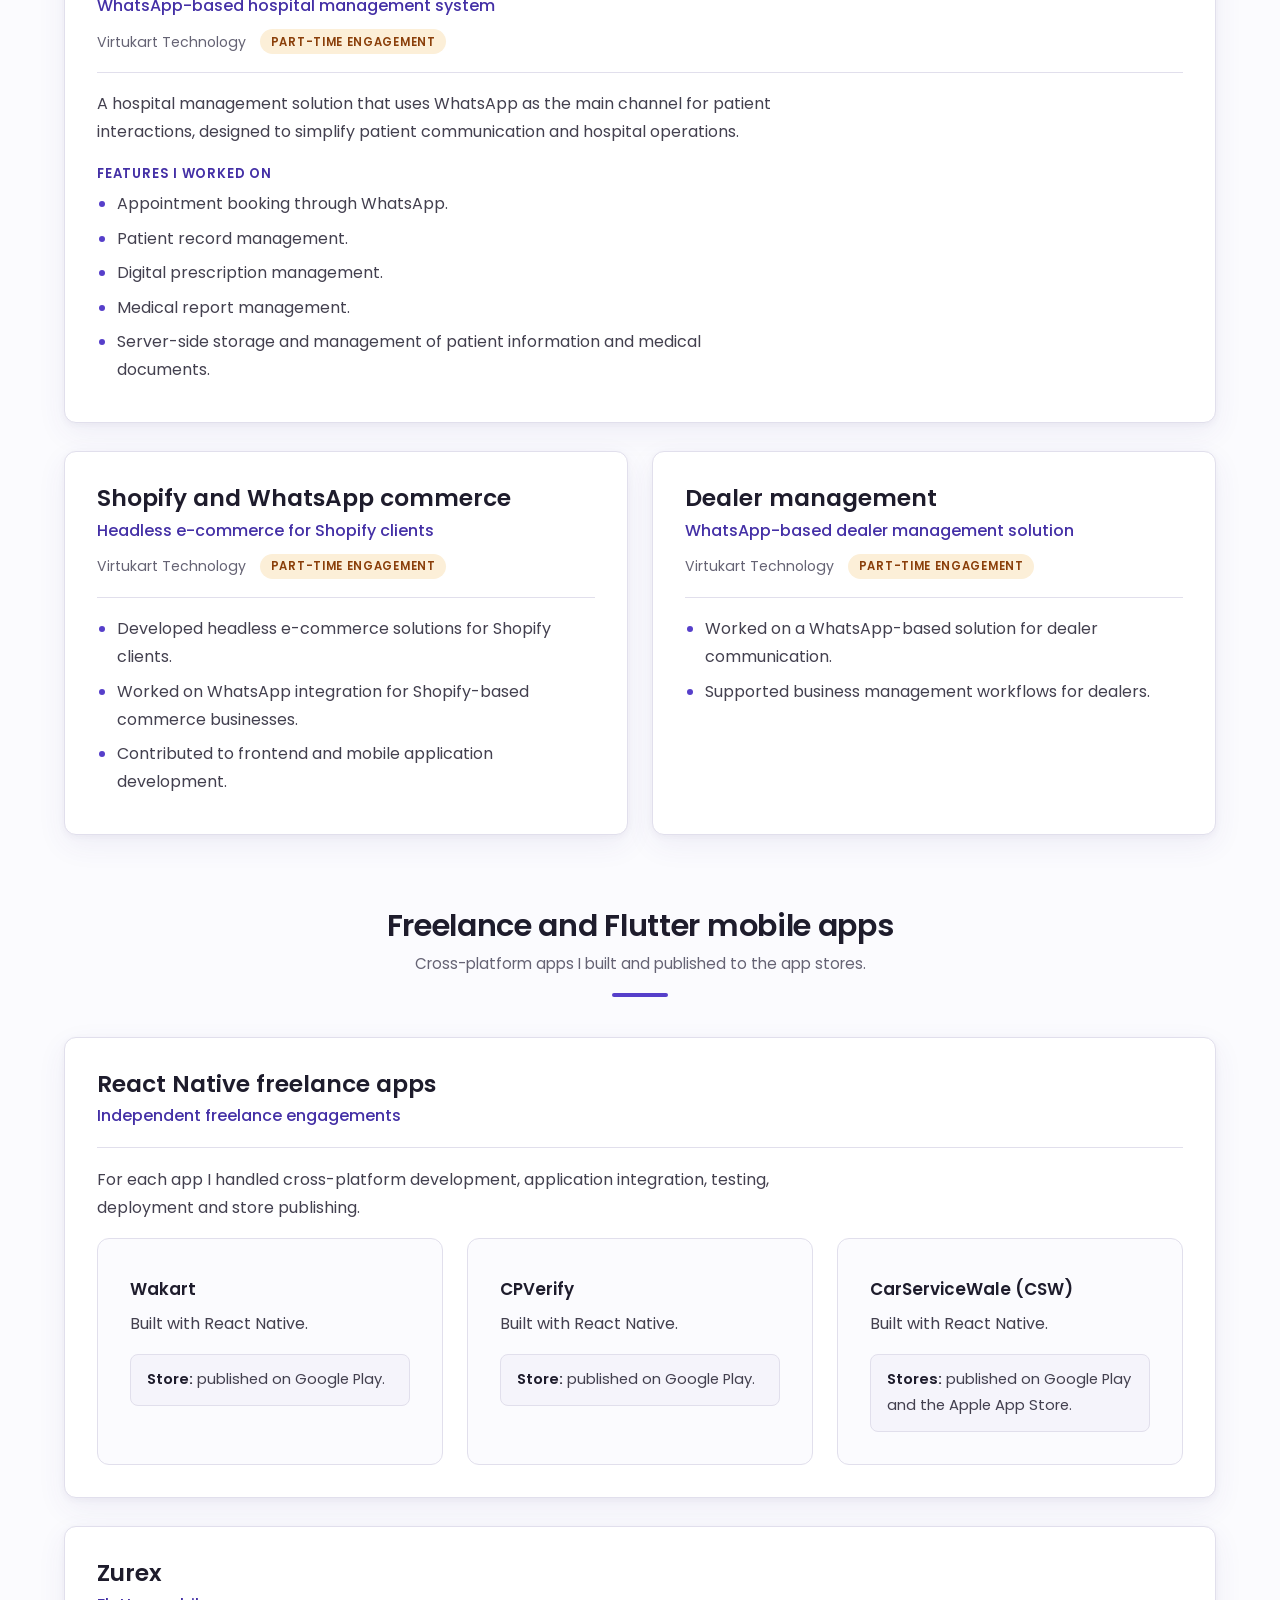
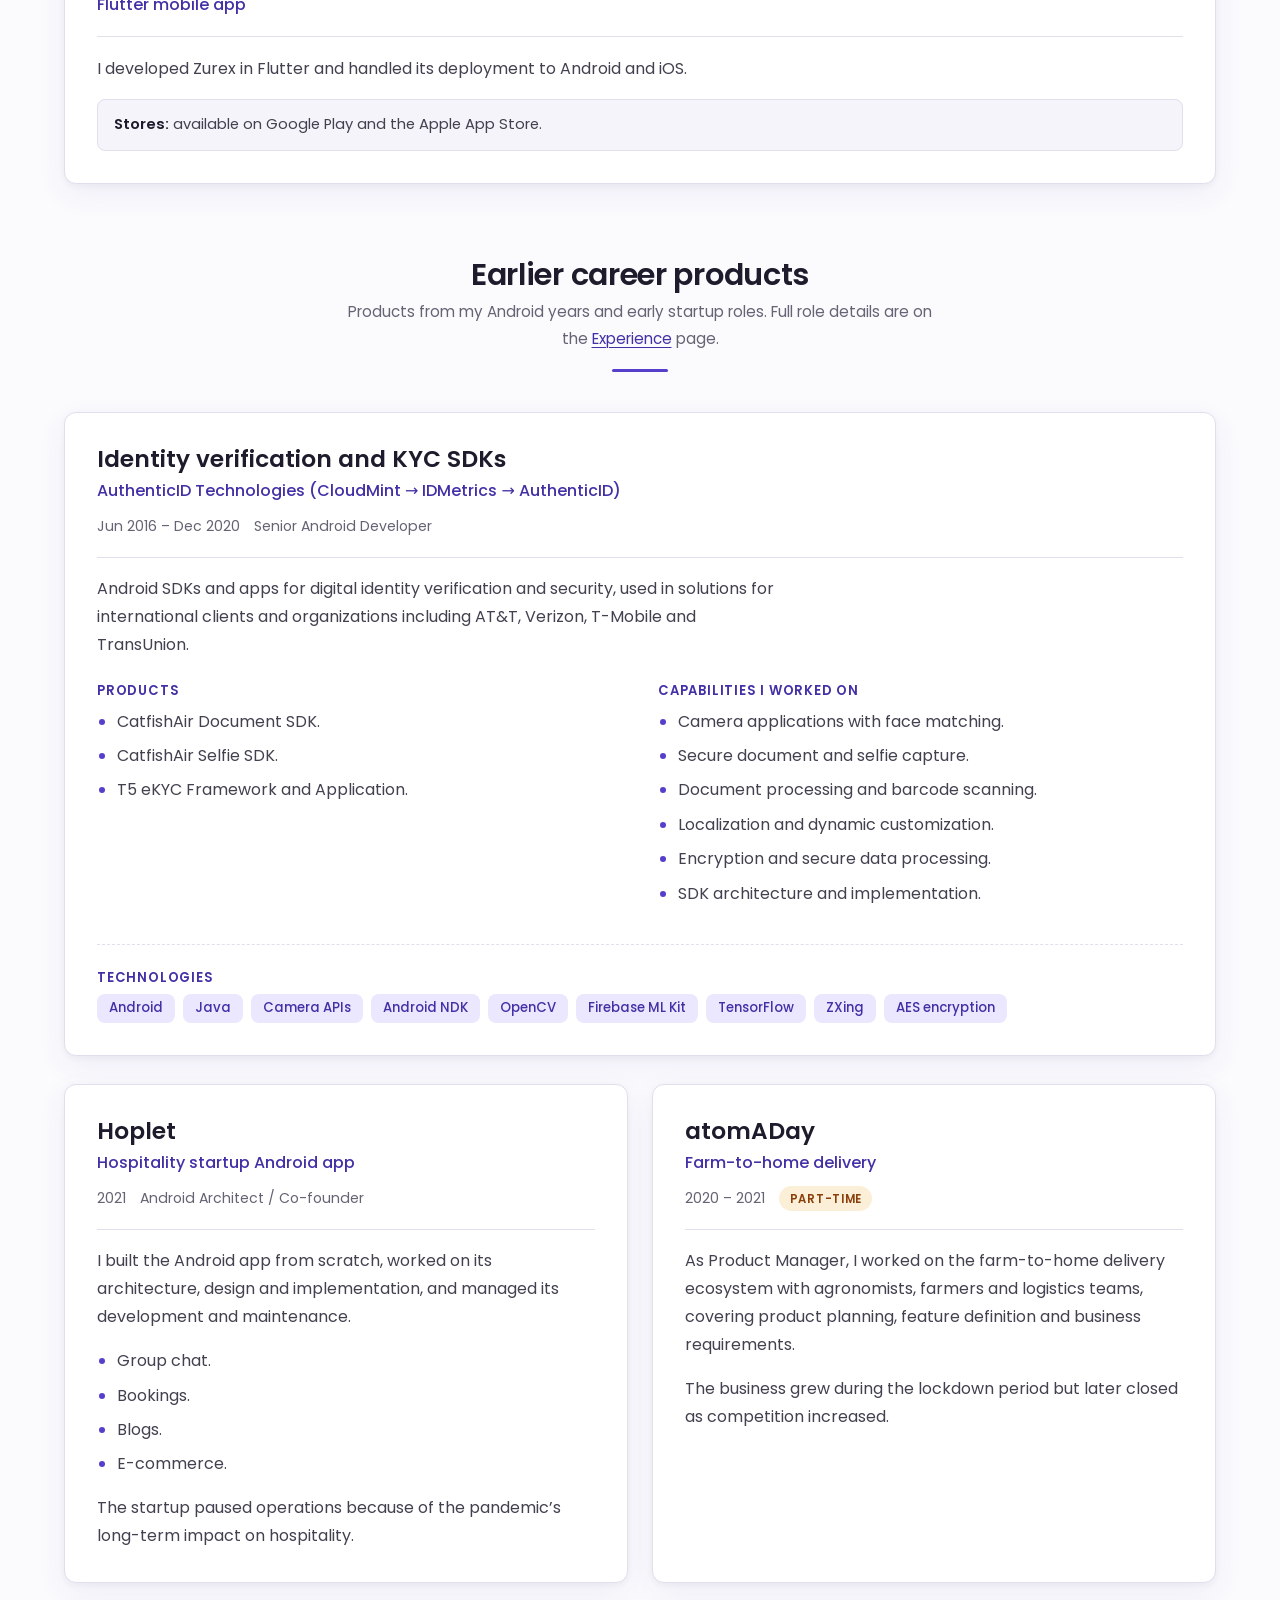
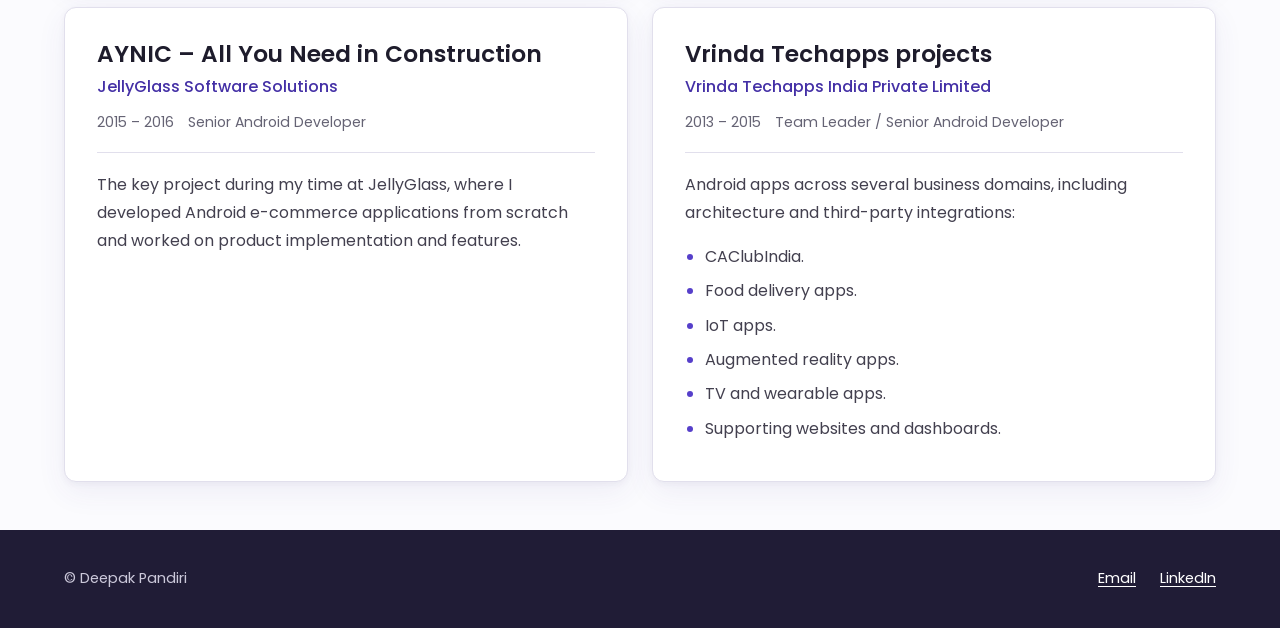
<file: projects.html>
<!DOCTYPE html>
<html lang="en">
<head>
  <meta charset="utf-8">
  <meta name="viewport" content="width=device-width, initial-scale=1">
  <title>Projects — Deepak Pandiri</title>
  <meta name="description" content="Product portfolio of Deepak Pandiri: Flowcart WhatsApp commerce, Rivako, LocalPulse, SimplyGenieCare, Shopify and dealer management solutions, React Native and Flutter apps, and identity verification SDKs.">
  <link rel="icon" href="data:image/svg+xml,%3Csvg xmlns='http://www.w3.org/2000/svg' viewBox='0 0 64 64'%3E%3Ccircle cx='32' cy='32' r='32' fill='%2315233b'/%3E%3Ctext x='32' y='41' font-family='Arial,sans-serif' font-size='24' font-weight='700' fill='white' text-anchor='middle'%3EDP%3C/text%3E%3C/svg%3E">
  <link rel="preload" href="fonts/poppins-400.woff2" as="font" type="font/woff2" crossorigin>
  <link rel="preload" href="fonts/poppins-600.woff2" as="font" type="font/woff2" crossorigin>
  <link rel="stylesheet" href="styles.css">
  <script>document.documentElement.classList.add("js");</script>
  <script src="script.js" defer></script>
</head>
<body>
  <a class="skip-link" href="#main">Skip to main content</a>

  <header class="site-header">
    <div class="container header-inner">
      <a class="brand" href="index.html"><span class="brand-mark" aria-hidden="true">DP</span>Deepak Pandiri</a>
      <nav class="site-nav" aria-label="Primary">
        <button class="nav-toggle" type="button" aria-expanded="false" aria-controls="nav-menu">
          <span class="nav-toggle-bars" aria-hidden="true"></span>
          <span class="visually-hidden">Menu</span>
        </button>
        <ul id="nav-menu" class="nav-menu">
          <li><a href="index.html">Profile</a></li>
          <li><a href="experience.html">Experience</a></li>
          <li><a href="projects.html" aria-current="page">Projects</a></li>
          <li><a href="skills.html">Skills &amp; Education</a></li>
          <li><a href="resume.html">Resume</a></li>
        </ul>
      </nav>
    </div>
  </header>

  <main id="main" tabindex="-1">
    <section class="container page-intro" aria-labelledby="page-heading">
      <p class="eyebrow">Product portfolio</p>
      <h1 id="page-heading">Projects</h1>
      <p class="lede">The products I have built or worked on, with what each one does, what I contributed, and the technology behind it.</p>
      <nav class="jump-nav" aria-labelledby="jump-heading">
        <h2 id="jump-heading">Jump to a product</h2>
        <ul>
          <li><a href="#flowcart">Flowcart</a></li>
          <li><a href="#rivako">Rivako</a></li>
          <li><a href="#localpulse">LocalPulse</a></li>
          <li><a href="#simplygeniecare">SimplyGenieCare</a></li>
          <li><a href="#shopify-whatsapp">Shopify &amp; WhatsApp commerce</a></li>
          <li><a href="#dealer-management">Dealer management</a></li>
          <li><a href="#freelance-apps">Wakart, CPVerify &amp; CSW</a></li>
          <li><a href="#zurex">Zurex</a></li>
          <li><a href="#identity-sdks">Identity verification SDKs</a></li>
          <li><a href="#hoplet-app">Hoplet</a></li>
          <li><a href="#atomaday-platform">atomADay</a></li>
          <li><a href="#aynic">AYNIC</a></li>
          <li><a href="#vrinda-projects">Vrinda Techapps projects</a></li>
        </ul>
      </nav>
    </section>

    <div class="container">

      <section aria-labelledby="current-heading">
        <div class="section-heading">
          <h2 id="current-heading">Current and recent products</h2>
          <p>Work from my full-time role at Flowcart, my part-time Virtukart engagement and my independent products.</p>
        </div>

        <div class="entries">
          <article class="card entry" id="flowcart" aria-labelledby="flowcart-title">
            <header>
              <h3 class="entry-title" id="flowcart-title">Flowcart (formerly Sukhiba)</h3>
              <p class="org">WhatsApp commerce SaaS for businesses in Africa and the Middle East</p>
              <p class="meta"><span>2022 – present</span><span class="badge">Full-time role</span></p>
            </header>
            <p>Sukhiba started as a Kenya-focused social-commerce and group-buying app for FMCG goods, groceries and daily essentials. It became Flowcart, a WhatsApp commerce SaaS platform with catalog and order management, broadcasts, automation flows, analytics and ad campaigns. Its merchants were first in Kenya, then in other African markets and the Middle East, including Dubai and Oman.</p>

            <div class="entry-columns">
              <div>
                <h4>My contributions</h4>
                <ul>
                  <li>Built the original native Android app in Java for the group-buying platform.</li>
                  <li>Architected and developed the complete React.js frontend from scratch, including merchant dashboards, complex business management interfaces and reusable components.</li>
                  <li>Built product catalog, inventory and order management features.</li>
                  <li>Built WhatsApp broadcasts and message templates for simple text, rich media and carousels.</li>
                  <li>Built visual flow builders and automation interfaces.</li>
                  <li>Developed commerce analytics and reporting, QR code generation and sales-team tracking.</li>
                  <li>Integrated the frontend with backend APIs and multiple third-party services.</li>
                </ul>
              </div>
              <div>
                <h4>AI-assisted Click-to-WhatsApp ads</h4>
                <p>I worked on integrating OpenAI APIs with the Meta Ads platform for this workflow:</p>
                <ol class="steps">
                  <li>The client provides a prompt describing their advertising requirements in the Flowcart dashboard.</li>
                  <li>The workflow generates campaign details: structured information, database queries and campaign data fields.</li>
                  <li>Product information and images are used to generate ad creatives.</li>
                  <li>The client sets the campaign budget.</li>
                  <li>The campaign is created and published through Meta Ads.</li>
                </ol>
              </div>
            </div>
            <div class="stack">
              <h4>Technologies</h4>
              <ul class="tags" aria-label="Flowcart technologies">
                <li>React.js</li>
                <li>Java</li>
                <li>Kotlin</li>
                <li>Jetpack Compose</li>
                <li>Android</li>
                <li>Python (basic)</li>
                <li>OpenAI APIs</li>
                <li>Meta Ads Platform</li>
                <li>WhatsApp Business API</li>
                <li>REST APIs</li>
              </ul>
            </div>
          </article>

          <article class="card entry" id="rivako" aria-labelledby="rivako-title">
            <header>
              <h3 class="entry-title" id="rivako-title">Rivako</h3>
              <p class="org">Instagram automation SaaS</p>
              <p class="meta"><span>Associated with Virtukart Technology</span><span class="badge neutral">Built independently</span></p>
            </header>
            <p>Rivako is a commercial Instagram automation platform associated with Virtukart. I designed, developed, launched and maintain it independently, without other developers. It is live and has more than 180 active clients, most of them on the free tier.</p>
            <div class="entry-columns">
              <div>
                <h4>What I built</h4>
                <ul>
                  <li>The web application in React.js and the landing pages in Next.js.</li>
                  <li>The backend in Node.js, with MongoDB.</li>
                  <li>Razorpay payment gateway integration.</li>
                  <li>Firebase hosting for the frontend and landing pages, and backend infrastructure on Google Cloud Platform.</li>
                </ul>
              </div>
              <div>
                <h4>How it was built</h4>
                <ul>
                  <li>AI-assisted development with Cursor.</li>
                  <li>I reviewed AI-generated code, database schemas and application architecture, and changed implementations to fit the requirements.</li>
                  <li>I handle testing, debugging, deployment and production maintenance.</li>
                </ul>
              </div>
            </div>
            <p class="status"><strong>Status:</strong> Live, with 180+ active clients, most on the free tier.</p>
            <div class="stack">
              <h4>Technologies</h4>
              <ul class="tags" aria-label="Rivako technologies">
                <li>React.js</li>
                <li>Next.js</li>
                <li>Node.js</li>
                <li>MongoDB</li>
                <li>Firebase</li>
                <li>Google Cloud Platform</li>
                <li>Razorpay</li>
                <li>Cursor</li>
              </ul>
            </div>
          </article>

          <article class="card entry" id="localpulse" aria-labelledby="localpulse-title">
            <header>
              <h3 class="entry-title" id="localpulse-title">LocalPulse</h3>
              <p class="org">AI-powered Google Business Profile management app</p>
              <p class="meta"><span>React Native</span><span class="badge neutral">Sole developer</span></p>
            </header>
            <p>LocalPulse helps businesses manage their Google Business Profile reviews, reputation and marketing. I developed it independently in React Native using AI-assisted development with Cursor, without other developers.</p>
            <div class="entry-columns">
              <div>
                <h4>Features</h4>
                <ul>
                  <li>AI-generated responses to Google reviews.</li>
                  <li>AI-assisted Google Business Profile post generation.</li>
                  <li>Keyword ranking monitoring and insights.</li>
                  <li>Monthly Google review analytics and reports.</li>
                  <li>Credit-based monetization, with credits bought through Razorpay.</li>
                </ul>
              </div>
              <div>
                <h4>Integrations</h4>
                <ul>
                  <li><strong>Supabase</strong></li>
                  <li><strong>Twilio</strong> for SMS one-time-password (OTP) verification.</li>
                  <li><strong>Firebase</strong></li>
                  <li><strong>Razorpay</strong> for credit purchases.</li>
                </ul>
              </div>
            </div>
            <p class="status"><strong>Status as of Nov 2, 2026:</strong> live on Google Play; the iOS version was submitted to the Apple App Store and under review.</p>
            <div class="stack">
              <h4>Technologies</h4>
              <ul class="tags" aria-label="LocalPulse technologies">
                <li>React Native</li>
                <li>Supabase</li>
                <li>Twilio</li>
                <li>Firebase</li>
                <li>Razorpay</li>
                <li>Cursor</li>
              </ul>
            </div>
          </article>

          <article class="card entry" id="simplygeniecare" aria-labelledby="simplygeniecare-title">
            <header>
              <h3 class="entry-title" id="simplygeniecare-title">SimplyGenieCare</h3>
              <p class="org">WhatsApp-based hospital management system</p>
              <p class="meta"><span>Virtukart Technology</span><span class="badge part-time">Part-time engagement</span></p>
            </header>
            <p>A hospital management solution that uses WhatsApp as the main channel for patient interactions, designed to simplify patient communication and hospital operations.</p>
            <h4>Features I worked on</h4>
            <ul>
              <li>Appointment booking through WhatsApp.</li>
              <li>Patient record management.</li>
              <li>Digital prescription management.</li>
              <li>Medical report management.</li>
              <li>Server-side storage and management of patient information and medical documents.</li>
            </ul>
          </article>

          <div class="grid two">
            <article class="card entry" id="shopify-whatsapp" aria-labelledby="shopify-title">
              <header>
                <h3 class="entry-title" id="shopify-title">Shopify and WhatsApp commerce</h3>
                <p class="org">Headless e-commerce for Shopify clients</p>
                <p class="meta"><span>Virtukart Technology</span><span class="badge part-time">Part-time engagement</span></p>
              </header>
              <ul>
                <li>Developed headless e-commerce solutions for Shopify clients.</li>
                <li>Worked on WhatsApp integration for Shopify-based commerce businesses.</li>
                <li>Contributed to frontend and mobile application development.</li>
              </ul>
            </article>

            <article class="card entry" id="dealer-management" aria-labelledby="dealer-title">
              <header>
                <h3 class="entry-title" id="dealer-title">Dealer management</h3>
                <p class="org">WhatsApp-based dealer management solution</p>
                <p class="meta"><span>Virtukart Technology</span><span class="badge part-time">Part-time engagement</span></p>
              </header>
              <ul>
                <li>Worked on a WhatsApp-based solution for dealer communication.</li>
                <li>Supported business management workflows for dealers.</li>
              </ul>
            </article>
          </div>
        </div>
      </section>

      <section aria-labelledby="mobile-heading">
        <div class="section-heading spaced">
          <h2 id="mobile-heading">Freelance and Flutter mobile apps</h2>
          <p>Cross-platform apps I built and published to the app stores.</p>
        </div>

        <div class="entries">
          <article class="card entry" id="freelance-apps" aria-labelledby="freelance-title">
            <header>
              <h3 class="entry-title" id="freelance-title">React Native freelance apps</h3>
              <p class="org">Independent freelance engagements</p>
            </header>
            <p>For each app I handled cross-platform development, application integration, testing, deployment and store publishing.</p>
            <div class="grid three">
              <section class="card" aria-labelledby="wakart-title">
                <h4 id="wakart-title">Wakart</h4>
                <p>Built with React Native.</p>
                <p class="status"><strong>Store:</strong> published on Google Play.</p>
              </section>
              <section class="card" aria-labelledby="cpverify-title">
                <h4 id="cpverify-title">CPVerify</h4>
                <p>Built with React Native.</p>
                <p class="status"><strong>Store:</strong> published on Google Play.</p>
              </section>
              <section class="card" aria-labelledby="csw-title">
                <h4 id="csw-title">CarServiceWale (CSW)</h4>
                <p>Built with React Native.</p>
                <p class="status"><strong>Stores:</strong> published on Google Play and the Apple App Store.</p>
              </section>
            </div>
          </article>

          <article class="card entry" id="zurex" aria-labelledby="zurex-title">
            <header>
              <h3 class="entry-title" id="zurex-title">Zurex</h3>
              <p class="org">Flutter mobile app</p>
            </header>
            <p>I developed Zurex in Flutter and handled its deployment to Android and iOS.</p>
            <p class="status"><strong>Stores:</strong> available on Google Play and the Apple App Store.</p>
          </article>
        </div>
      </section>

      <section aria-labelledby="earlier-heading">
        <div class="section-heading spaced">
          <h2 id="earlier-heading">Earlier career products</h2>
          <p>Products from my Android years and early startup roles. Full role details are on the <a href="experience.html">Experience</a> page.</p>
        </div>

        <div class="entries">
          <article class="card entry" id="identity-sdks" aria-labelledby="identity-title">
            <header>
              <h3 class="entry-title" id="identity-title">Identity verification and KYC SDKs</h3>
              <p class="org">AuthenticID Technologies (CloudMint → IDMetrics → AuthenticID)</p>
              <p class="meta"><span>Jun 2016 – Dec 2020</span><span>Senior Android Developer</span></p>
            </header>
            <p>Android SDKs and apps for digital identity verification and security, used in solutions for international clients and organizations including AT&amp;T, Verizon, T-Mobile and TransUnion.</p>
            <div class="entry-columns">
              <div>
                <h4>Products</h4>
                <ul>
                  <li>CatfishAir Document SDK.</li>
                  <li>CatfishAir Selfie SDK.</li>
                  <li>T5 eKYC Framework and Application.</li>
                </ul>
              </div>
              <div>
                <h4>Capabilities I worked on</h4>
                <ul>
                  <li>Camera applications with face matching.</li>
                  <li>Secure document and selfie capture.</li>
                  <li>Document processing and barcode scanning.</li>
                  <li>Localization and dynamic customization.</li>
                  <li>Encryption and secure data processing.</li>
                  <li>SDK architecture and implementation.</li>
                </ul>
              </div>
            </div>
            <div class="stack">
              <h4>Technologies</h4>
              <ul class="tags" aria-label="Identity SDK technologies">
                <li>Android</li>
                <li>Java</li>
                <li>Camera APIs</li>
                <li>Android NDK</li>
                <li>OpenCV</li>
                <li>Firebase ML Kit</li>
                <li>TensorFlow</li>
                <li>ZXing</li>
                <li>AES encryption</li>
              </ul>
            </div>
          </article>

          <div class="grid two">
            <article class="card entry" id="hoplet-app" aria-labelledby="hoplet-title">
              <header>
                <h3 class="entry-title" id="hoplet-title">Hoplet</h3>
                <p class="org">Hospitality startup Android app</p>
                <p class="meta"><span>2021</span><span>Android Architect / Co-founder</span></p>
              </header>
              <p>I built the Android app from scratch, worked on its architecture, design and implementation, and managed its development and maintenance.</p>
              <ul>
                <li>Group chat.</li>
                <li>Bookings.</li>
                <li>Blogs.</li>
                <li>E-commerce.</li>
              </ul>
              <p>The startup paused operations because of the pandemic’s long-term impact on hospitality.</p>
            </article>

            <article class="card entry" id="atomaday-platform" aria-labelledby="atomaday-title">
              <header>
                <h3 class="entry-title" id="atomaday-title">atomADay</h3>
                <p class="org">Farm-to-home delivery</p>
                <p class="meta"><span>2020 – 2021</span><span class="badge part-time">Part-time</span></p>
              </header>
              <p>As Product Manager, I worked on the farm-to-home delivery ecosystem with agronomists, farmers and logistics teams, covering product planning, feature definition and business requirements.</p>
              <p>The business grew during the lockdown period but later closed as competition increased.</p>
            </article>

            <article class="card entry" id="aynic" aria-labelledby="aynic-title">
              <header>
                <h3 class="entry-title" id="aynic-title">AYNIC – All You Need in Construction</h3>
                <p class="org">JellyGlass Software Solutions</p>
                <p class="meta"><span>2015 – 2016</span><span>Senior Android Developer</span></p>
              </header>
              <p>The key project during my time at JellyGlass, where I developed Android e-commerce applications from scratch and worked on product implementation and features.</p>
            </article>

            <article class="card entry" id="vrinda-projects" aria-labelledby="vrinda-title">
              <header>
                <h3 class="entry-title" id="vrinda-title">Vrinda Techapps projects</h3>
                <p class="org">Vrinda Techapps India Private Limited</p>
                <p class="meta"><span>2013 – 2015</span><span>Team Leader / Senior Android Developer</span></p>
              </header>
              <p>Android apps across several business domains, including architecture and third-party integrations:</p>
              <ul>
                <li>CAClubIndia.</li>
                <li>Food delivery apps.</li>
                <li>IoT apps.</li>
                <li>Augmented reality apps.</li>
                <li>TV and wearable apps.</li>
                <li>Supporting websites and dashboards.</li>
              </ul>
            </article>
          </div>
        </div>
      </section>

    </div>
  </main>

  <footer class="site-footer">
    <div class="container footer-inner">
      <p>© Deepak Pandiri</p>
      <ul class="footer-links">
        <li><a href="mailto:deepak.pandiri@gmail.com">Email</a></li>
        <li><a href="https://www.linkedin.com/in/pandirideepak" rel="me noopener">LinkedIn</a></li>
      </ul>
    </div>
  </footer>
  <a class="scroll-up" href="#main" aria-label="Back to top">
    <svg viewBox="0 0 24 24" fill="none" stroke="currentColor" stroke-width="2.2" stroke-linecap="round" stroke-linejoin="round" aria-hidden="true" focusable="false"><path d="M12 19V5M5 12l7-7 7 7"/></svg>
  </a>
</body>
</html>
</file>
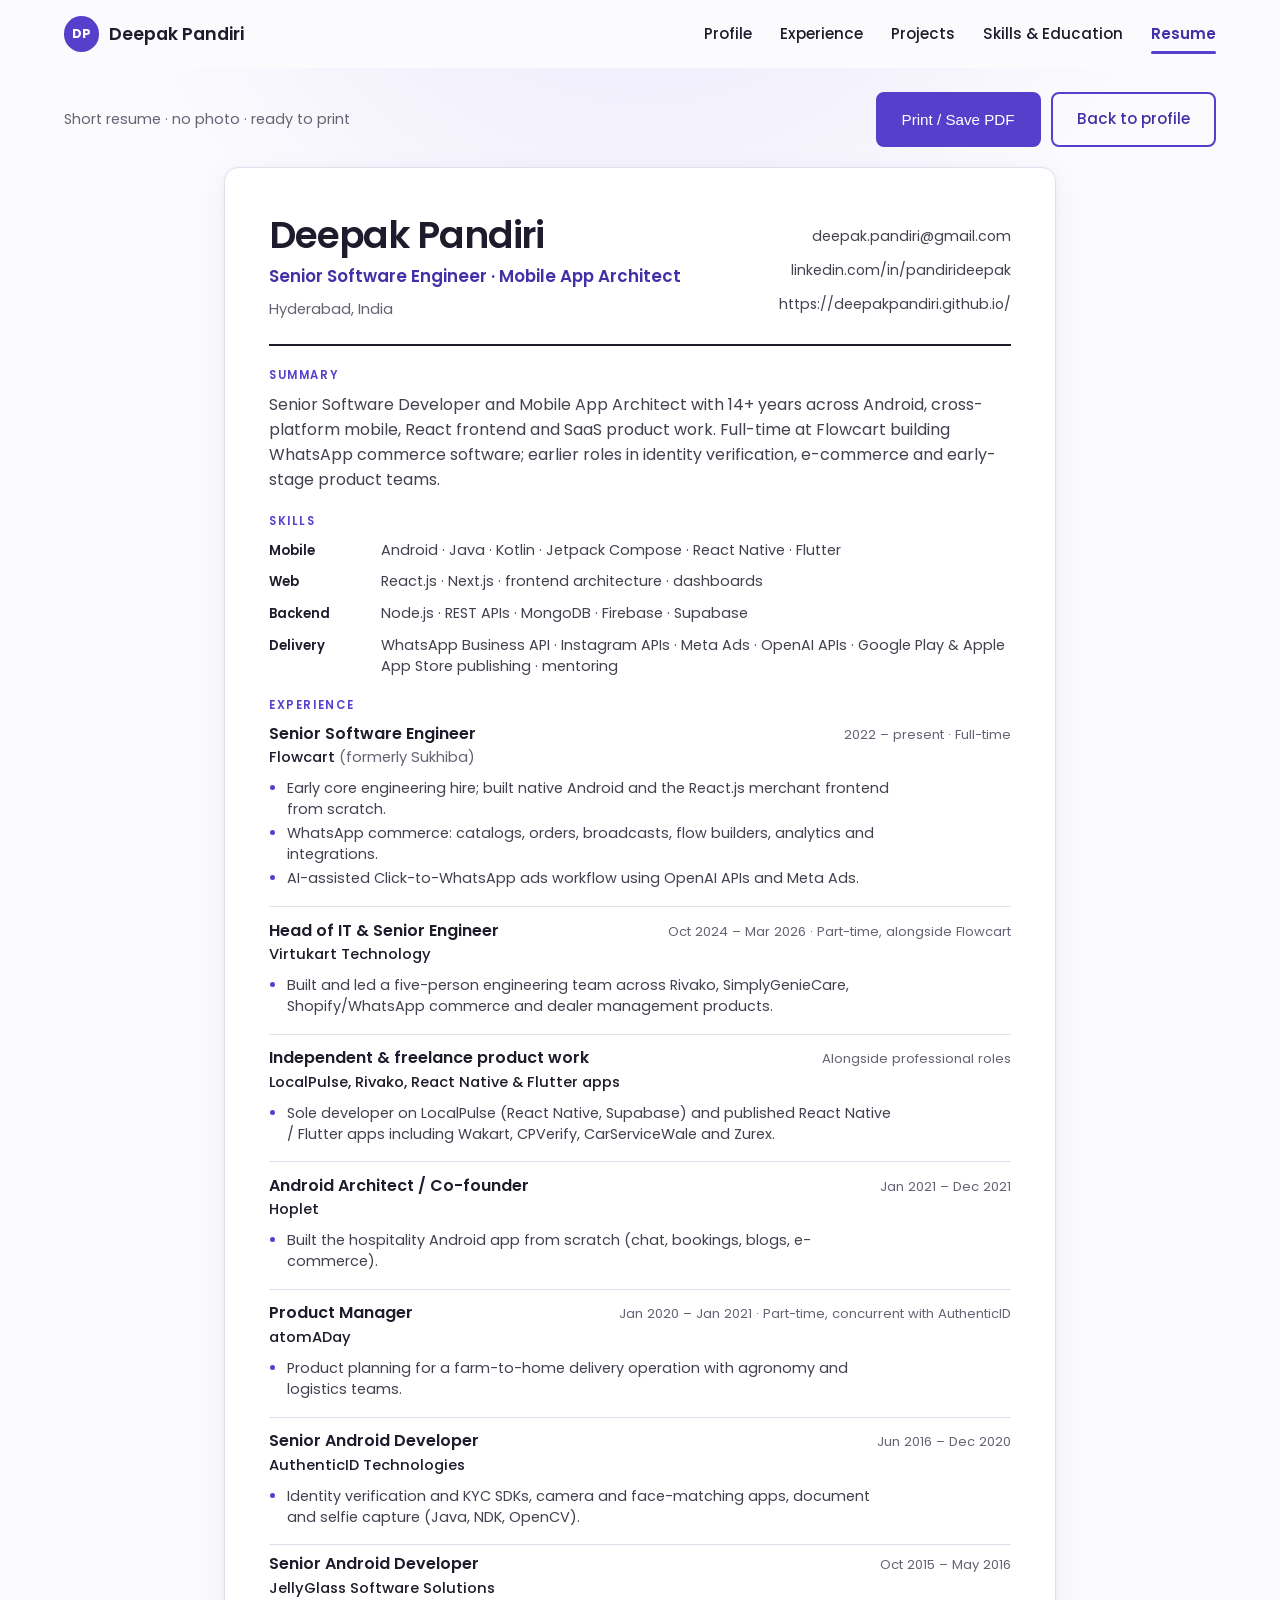
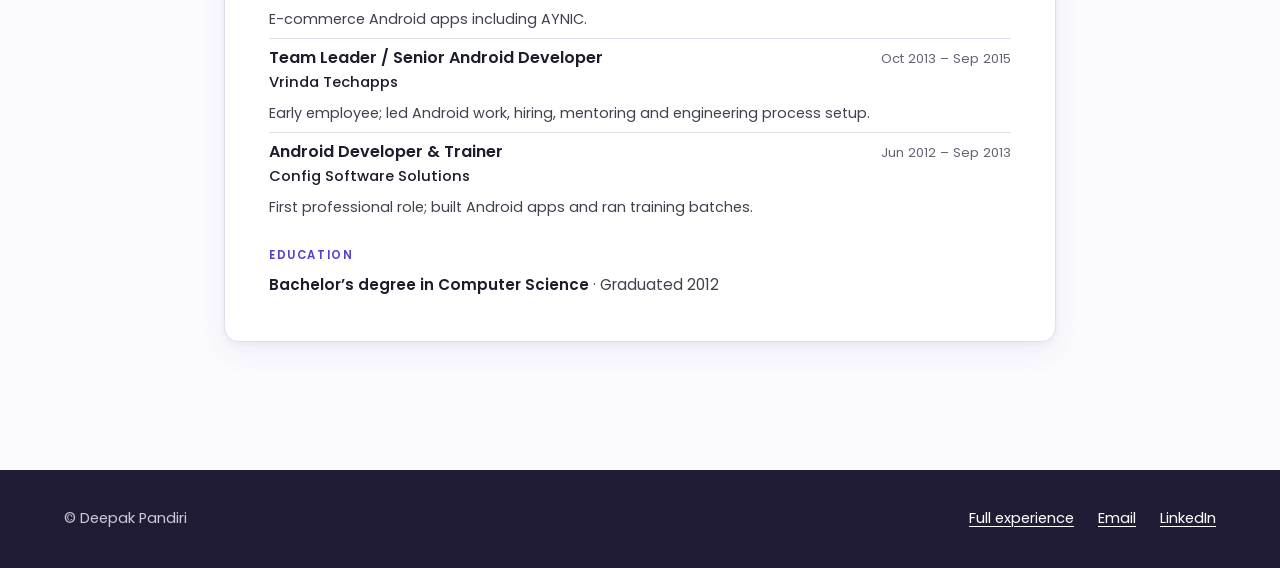
<file: resume.html>
<!DOCTYPE html>
<html lang="en">
<head>
  <meta charset="utf-8">
  <meta name="viewport" content="width=device-width, initial-scale=1">
  <title>Resume — Deepak Pandiri</title>
  <meta name="description" content="Short resume for Deepak Pandiri, Senior Software Engineer and Mobile App Architect in Hyderabad: mobile, frontend, SaaS and product engineering.">
  <meta name="robots" content="noindex">
  <link rel="icon" href="data:image/svg+xml,%3Csvg xmlns='http://www.w3.org/2000/svg' viewBox='0 0 64 64'%3E%3Ccircle cx='32' cy='32' r='32' fill='%2315233b'/%3E%3Ctext x='32' y='41' font-family='Arial,sans-serif' font-size='24' font-weight='700' fill='white' text-anchor='middle'%3EDP%3C/text%3E%3C/svg%3E">
  <link rel="preload" href="fonts/poppins-400.woff2" as="font" type="font/woff2" crossorigin>
  <link rel="preload" href="fonts/poppins-600.woff2" as="font" type="font/woff2" crossorigin>
  <link rel="stylesheet" href="styles.css">
  <script>document.documentElement.classList.add("js");</script>
  <script src="script.js" defer></script>
</head>
<body class="page-resume">
  <a class="skip-link" href="#main">Skip to main content</a>

  <header class="site-header">
    <div class="container header-inner">
      <a class="brand" href="index.html"><span class="brand-mark" aria-hidden="true">DP</span>Deepak Pandiri</a>
      <nav class="site-nav" aria-label="Primary">
        <button class="nav-toggle" type="button" aria-expanded="false" aria-controls="nav-menu">
          <span class="nav-toggle-bars" aria-hidden="true"></span>
          <span class="visually-hidden">Menu</span>
        </button>
        <ul id="nav-menu" class="nav-menu">
          <li><a href="index.html">Profile</a></li>
          <li><a href="experience.html">Experience</a></li>
          <li><a href="projects.html">Projects</a></li>
          <li><a href="skills.html">Skills &amp; Education</a></li>
          <li><a href="resume.html" aria-current="page">Resume</a></li>
        </ul>
      </nav>
    </div>
  </header>

  <main id="main" tabindex="-1">
    <div class="resume-toolbar container">
      <p class="resume-toolbar-note">Short resume · no photo · ready to print</p>
      <div class="resume-toolbar-actions">
        <button class="button" type="button" onclick="window.print()">Print / Save PDF</button>
        <a class="button secondary" href="index.html">Back to profile</a>
      </div>
    </div>

    <article class="resume-sheet" aria-label="Resume">
      <header class="resume-masthead">
        <div>
          <h1>Deepak Pandiri</h1>
          <p class="resume-title">Senior Software Engineer · Mobile App Architect</p>
          <p class="resume-location">Hyderabad, India</p>
        </div>
        <ul class="resume-contacts">
          <li><a href="mailto:deepak.pandiri@gmail.com">deepak.pandiri@gmail.com</a></li>
          <li><a href="https://www.linkedin.com/in/pandirideepak" rel="me noopener">linkedin.com/in/pandirideepak</a></li>
          <li><a href="https://deepakpandiri.github.io/">https://deepakpandiri.github.io/</a></li>
        </ul>
      </header>

      <section class="resume-block" aria-labelledby="resume-summary">
        <h2 id="resume-summary">Summary</h2>
        <p class="resume-summary">Senior Software Developer and Mobile App Architect with 14+ years across Android, cross-platform mobile, React frontend and SaaS product work. Full-time at Flowcart building WhatsApp commerce software; earlier roles in identity verification, e-commerce and early-stage product teams.</p>
      </section>

      <section class="resume-block" aria-labelledby="resume-skills">
        <h2 id="resume-skills">Skills</h2>
        <dl class="resume-skills">
          <div>
            <dt>Mobile</dt>
            <dd>Android · Java · Kotlin · Jetpack Compose · React Native · Flutter</dd>
          </div>
          <div>
            <dt>Web</dt>
            <dd>React.js · Next.js · frontend architecture · dashboards</dd>
          </div>
          <div>
            <dt>Backend</dt>
            <dd>Node.js · REST APIs · MongoDB · Firebase · Supabase</dd>
          </div>
          <div>
            <dt>Delivery</dt>
            <dd>WhatsApp Business API · Instagram APIs · Meta Ads · OpenAI APIs · Google Play &amp; Apple App Store publishing · mentoring</dd>
          </div>
        </dl>
      </section>

      <section class="resume-block" aria-labelledby="resume-experience">
        <h2 id="resume-experience">Experience</h2>

        <div class="resume-job">
          <header>
            <h3>Senior Software Engineer</h3>
            <p class="resume-org">Flowcart <span>(formerly Sukhiba)</span></p>
            <p class="resume-dates">2022 – present · Full-time</p>
          </header>
          <ul>
            <li>Early core engineering hire; built native Android and the React.js merchant frontend from scratch.</li>
            <li>WhatsApp commerce: catalogs, orders, broadcasts, flow builders, analytics and integrations.</li>
            <li>AI-assisted Click-to-WhatsApp ads workflow using OpenAI APIs and Meta Ads.</li>
          </ul>
        </div>

        <div class="resume-job">
          <header>
            <h3>Head of IT &amp; Senior Engineer</h3>
            <p class="resume-org">Virtukart Technology</p>
            <p class="resume-dates">Oct 2024 – Mar 2026 · Part-time, alongside Flowcart</p>
          </header>
          <ul>
            <li>Built and led a five-person engineering team across Rivako, SimplyGenieCare, Shopify/WhatsApp commerce and dealer management products.</li>
          </ul>
        </div>

        <div class="resume-job">
          <header>
            <h3>Independent &amp; freelance product work</h3>
            <p class="resume-org">LocalPulse, Rivako, React Native &amp; Flutter apps</p>
            <p class="resume-dates">Alongside professional roles</p>
          </header>
          <ul>
            <li>Sole developer on LocalPulse (React Native, Supabase) and published React Native / Flutter apps including Wakart, CPVerify, CarServiceWale and Zurex.</li>
          </ul>
        </div>

        <div class="resume-job">
          <header>
            <h3>Android Architect / Co-founder</h3>
            <p class="resume-org">Hoplet</p>
            <p class="resume-dates">Jan 2021 – Dec 2021</p>
          </header>
          <ul>
            <li>Built the hospitality Android app from scratch (chat, bookings, blogs, e-commerce).</li>
          </ul>
        </div>

        <div class="resume-job">
          <header>
            <h3>Product Manager</h3>
            <p class="resume-org">atomADay</p>
            <p class="resume-dates">Jan 2020 – Jan 2021 · Part-time, concurrent with AuthenticID</p>
          </header>
          <ul>
            <li>Product planning for a farm-to-home delivery operation with agronomy and logistics teams.</li>
          </ul>
        </div>

        <div class="resume-job">
          <header>
            <h3>Senior Android Developer</h3>
            <p class="resume-org">AuthenticID Technologies</p>
            <p class="resume-dates">Jun 2016 – Dec 2020</p>
          </header>
          <ul>
            <li>Identity verification and KYC SDKs, camera and face-matching apps, document and selfie capture (Java, NDK, OpenCV).</li>
          </ul>
        </div>

        <div class="resume-job resume-job-compact">
          <header>
            <h3>Senior Android Developer</h3>
            <p class="resume-org">JellyGlass Software Solutions</p>
            <p class="resume-dates">Oct 2015 – May 2016</p>
          </header>
          <p class="resume-one-liner">E-commerce Android apps including AYNIC.</p>
        </div>

        <div class="resume-job resume-job-compact">
          <header>
            <h3>Team Leader / Senior Android Developer</h3>
            <p class="resume-org">Vrinda Techapps</p>
            <p class="resume-dates">Oct 2013 – Sep 2015</p>
          </header>
          <p class="resume-one-liner">Early employee; led Android work, hiring, mentoring and engineering process setup.</p>
        </div>

        <div class="resume-job resume-job-compact">
          <header>
            <h3>Android Developer &amp; Trainer</h3>
            <p class="resume-org">Config Software Solutions</p>
            <p class="resume-dates">Jun 2012 – Sep 2013</p>
          </header>
          <p class="resume-one-liner">First professional role; built Android apps and ran training batches.</p>
        </div>
      </section>

      <section class="resume-block resume-education" aria-labelledby="resume-education">
        <h2 id="resume-education">Education</h2>
        <p><strong>Bachelor’s degree in Computer Science</strong> · Graduated 2012</p>
      </section>
    </article>
  </main>

  <footer class="site-footer resume-footer">
    <div class="container footer-inner">
      <p>© Deepak Pandiri</p>
      <ul class="footer-links">
        <li><a href="experience.html">Full experience</a></li>
        <li><a href="mailto:deepak.pandiri@gmail.com">Email</a></li>
        <li><a href="https://www.linkedin.com/in/pandirideepak" rel="me noopener">LinkedIn</a></li>
      </ul>
    </div>
  </footer>
</body>
</html>
</file>
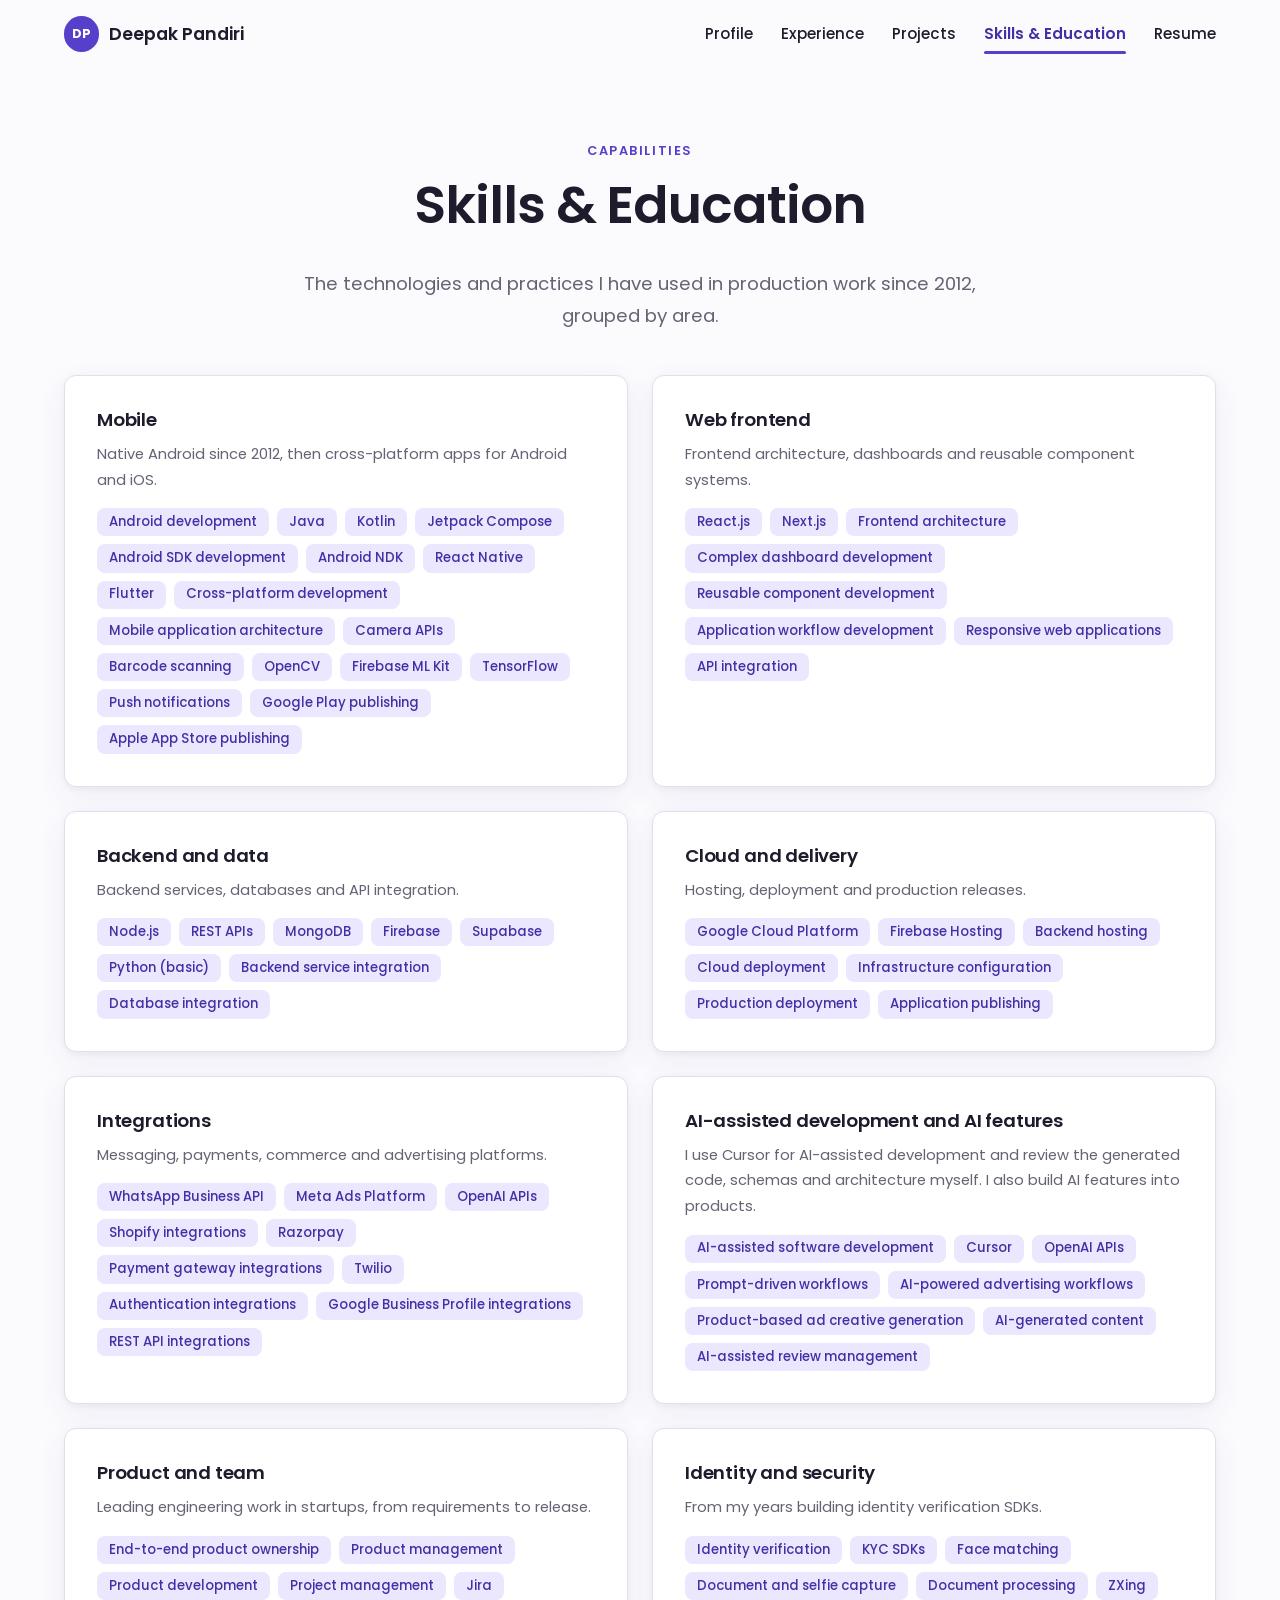
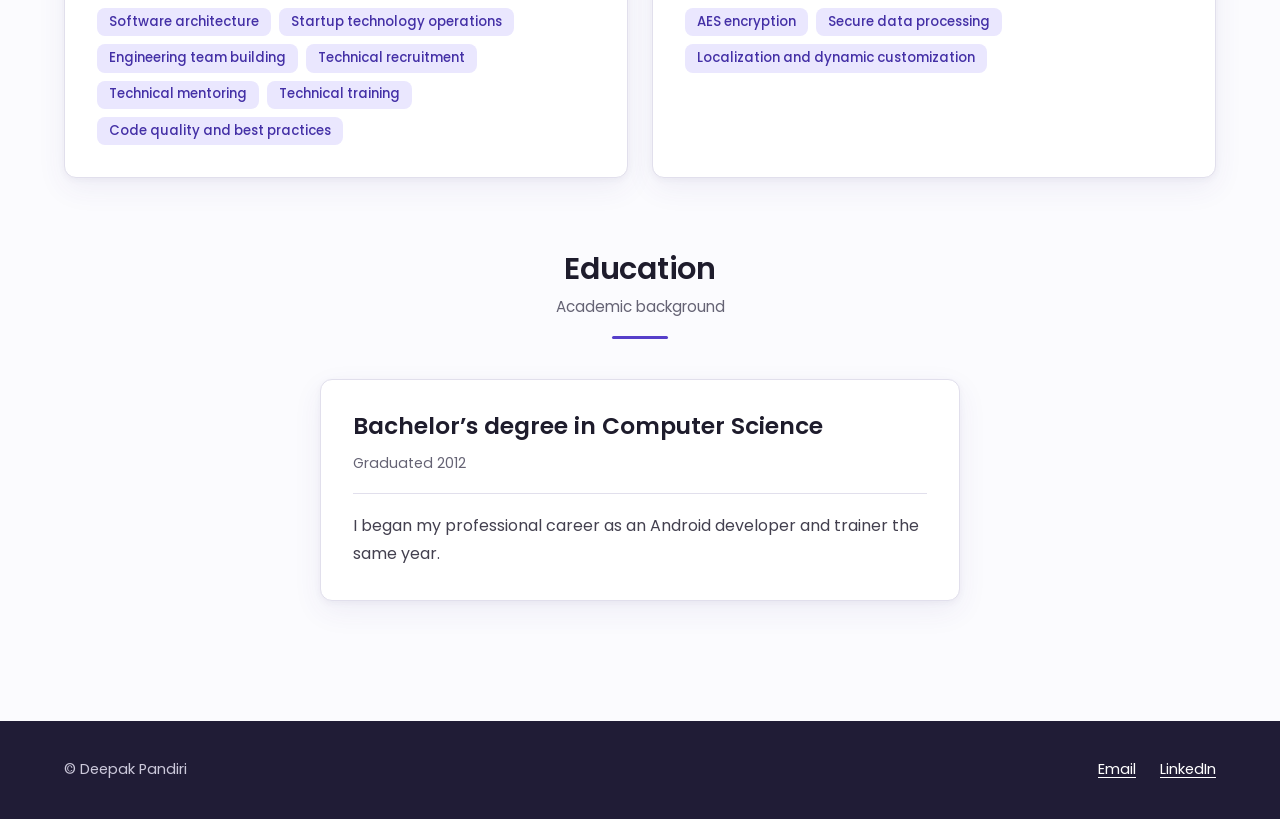
<file: skills.html>
<!DOCTYPE html>
<html lang="en">
<head>
  <meta charset="utf-8">
  <meta name="viewport" content="width=device-width, initial-scale=1">
  <title>Skills &amp; Education — Deepak Pandiri</title>
  <meta name="description" content="Technical skills of Deepak Pandiri across mobile, web frontend, backend, cloud and delivery, integrations, AI-assisted development and product and team leadership, plus education.">
  <link rel="icon" href="data:image/svg+xml,%3Csvg xmlns='http://www.w3.org/2000/svg' viewBox='0 0 64 64'%3E%3Ccircle cx='32' cy='32' r='32' fill='%2315233b'/%3E%3Ctext x='32' y='41' font-family='Arial,sans-serif' font-size='24' font-weight='700' fill='white' text-anchor='middle'%3EDP%3C/text%3E%3C/svg%3E">
  <link rel="preload" href="fonts/poppins-400.woff2" as="font" type="font/woff2" crossorigin>
  <link rel="preload" href="fonts/poppins-600.woff2" as="font" type="font/woff2" crossorigin>
  <link rel="stylesheet" href="styles.css">
  <script>document.documentElement.classList.add("js");</script>
  <script src="script.js" defer></script>
</head>
<body>
  <a class="skip-link" href="#main">Skip to main content</a>

  <header class="site-header">
    <div class="container header-inner">
      <a class="brand" href="index.html"><span class="brand-mark" aria-hidden="true">DP</span>Deepak Pandiri</a>
      <nav class="site-nav" aria-label="Primary">
        <button class="nav-toggle" type="button" aria-expanded="false" aria-controls="nav-menu">
          <span class="nav-toggle-bars" aria-hidden="true"></span>
          <span class="visually-hidden">Menu</span>
        </button>
        <ul id="nav-menu" class="nav-menu">
          <li><a href="index.html">Profile</a></li>
          <li><a href="experience.html">Experience</a></li>
          <li><a href="projects.html">Projects</a></li>
          <li><a href="skills.html" aria-current="page">Skills &amp; Education</a></li>
          <li><a href="resume.html">Resume</a></li>
        </ul>
      </nav>
    </div>
  </header>

  <main id="main" tabindex="-1">
    <section class="container page-intro" aria-labelledby="page-heading">
      <p class="eyebrow">Capabilities</p>
      <h1 id="page-heading">Skills &amp; Education</h1>
      <p class="lede">The technologies and practices I have used in production work since 2012, grouped by area.</p>
    </section>

    <section class="container" aria-label="Technical skills">
      <div class="grid two">
        <section class="card skill-group" aria-labelledby="mobile-skills">
          <h2 id="mobile-skills">Mobile</h2>
          <p>Native Android since 2012, then cross-platform apps for Android and iOS.</p>
          <ul class="tags">
            <li>Android development</li>
            <li>Java</li>
            <li>Kotlin</li>
            <li>Jetpack Compose</li>
            <li>Android SDK development</li>
            <li>Android NDK</li>
            <li>React Native</li>
            <li>Flutter</li>
            <li>Cross-platform development</li>
            <li>Mobile application architecture</li>
            <li>Camera APIs</li>
            <li>Barcode scanning</li>
            <li>OpenCV</li>
            <li>Firebase ML Kit</li>
            <li>TensorFlow</li>
            <li>Push notifications</li>
            <li>Google Play publishing</li>
            <li>Apple App Store publishing</li>
          </ul>
        </section>

        <section class="card skill-group" aria-labelledby="web-skills">
          <h2 id="web-skills">Web frontend</h2>
          <p>Frontend architecture, dashboards and reusable component systems.</p>
          <ul class="tags">
            <li>React.js</li>
            <li>Next.js</li>
            <li>Frontend architecture</li>
            <li>Complex dashboard development</li>
            <li>Reusable component development</li>
            <li>Application workflow development</li>
            <li>Responsive web applications</li>
            <li>API integration</li>
          </ul>
        </section>

        <section class="card skill-group" aria-labelledby="backend-skills">
          <h2 id="backend-skills">Backend and data</h2>
          <p>Backend services, databases and API integration.</p>
          <ul class="tags">
            <li>Node.js</li>
            <li>REST APIs</li>
            <li>MongoDB</li>
            <li>Firebase</li>
            <li>Supabase</li>
            <li>Python (basic)</li>
            <li>Backend service integration</li>
            <li>Database integration</li>
          </ul>
        </section>

        <section class="card skill-group" aria-labelledby="cloud-skills">
          <h2 id="cloud-skills">Cloud and delivery</h2>
          <p>Hosting, deployment and production releases.</p>
          <ul class="tags">
            <li>Google Cloud Platform</li>
            <li>Firebase Hosting</li>
            <li>Backend hosting</li>
            <li>Cloud deployment</li>
            <li>Infrastructure configuration</li>
            <li>Production deployment</li>
            <li>Application publishing</li>
          </ul>
        </section>

        <section class="card skill-group" aria-labelledby="integration-skills">
          <h2 id="integration-skills">Integrations</h2>
          <p>Messaging, payments, commerce and advertising platforms.</p>
          <ul class="tags">
            <li>WhatsApp Business API</li>
            <li>Meta Ads Platform</li>
            <li>OpenAI APIs</li>
            <li>Shopify integrations</li>
            <li>Razorpay</li>
            <li>Payment gateway integrations</li>
            <li>Twilio</li>
            <li>Authentication integrations</li>
            <li>Google Business Profile integrations</li>
            <li>REST API integrations</li>
          </ul>
        </section>

        <section class="card skill-group" aria-labelledby="ai-skills">
          <h2 id="ai-skills">AI-assisted development and AI features</h2>
          <p>I use Cursor for AI-assisted development and review the generated code, schemas and architecture myself. I also build AI features into products.</p>
          <ul class="tags">
            <li>AI-assisted software development</li>
            <li>Cursor</li>
            <li>OpenAI APIs</li>
            <li>Prompt-driven workflows</li>
            <li>AI-powered advertising workflows</li>
            <li>Product-based ad creative generation</li>
            <li>AI-generated content</li>
            <li>AI-assisted review management</li>
          </ul>
        </section>

        <section class="card skill-group" aria-labelledby="team-skills">
          <h2 id="team-skills">Product and team</h2>
          <p>Leading engineering work in startups, from requirements to release.</p>
          <ul class="tags">
            <li>End-to-end product ownership</li>
            <li>Product management</li>
            <li>Product development</li>
            <li>Project management</li>
            <li>Jira</li>
            <li>Software architecture</li>
            <li>Startup technology operations</li>
            <li>Engineering team building</li>
            <li>Technical recruitment</li>
            <li>Technical mentoring</li>
            <li>Technical training</li>
            <li>Code quality and best practices</li>
          </ul>
        </section>

        <section class="card skill-group" aria-labelledby="security-skills">
          <h2 id="security-skills">Identity and security</h2>
          <p>From my years building identity verification SDKs.</p>
          <ul class="tags">
            <li>Identity verification</li>
            <li>KYC SDKs</li>
            <li>Face matching</li>
            <li>Document and selfie capture</li>
            <li>Document processing</li>
            <li>ZXing</li>
            <li>AES encryption</li>
            <li>Secure data processing</li>
            <li>Localization and dynamic customization</li>
          </ul>
        </section>
      </div>
    </section>

    <section class="section" aria-labelledby="education-heading">
      <div class="container">
        <div class="section-heading">
          <h2 id="education-heading">Education</h2>
          <p>Academic background</p>
        </div>
        <div class="card entry education-card">
          <header>
            <h3 class="entry-title">Bachelor’s degree in Computer Science</h3>
            <p class="meta"><span>Graduated 2012</span></p>
          </header>
          <p>I began my professional career as an Android developer and trainer the same year.</p>
        </div>
      </div>
    </section>
  </main>

  <footer class="site-footer">
    <div class="container footer-inner">
      <p>© Deepak Pandiri</p>
      <ul class="footer-links">
        <li><a href="mailto:deepak.pandiri@gmail.com">Email</a></li>
        <li><a href="https://www.linkedin.com/in/pandirideepak" rel="me noopener">LinkedIn</a></li>
      </ul>
    </div>
  </footer>
  <a class="scroll-up" href="#main" aria-label="Back to top">
    <svg viewBox="0 0 24 24" fill="none" stroke="currentColor" stroke-width="2.2" stroke-linecap="round" stroke-linejoin="round" aria-hidden="true" focusable="false"><path d="M12 19V5M5 12l7-7 7 7"/></svg>
  </a>
</body>
</html>
</file>
<file: styles.css>
/* Poppins (SIL Open Font License, see fonts/OFL.txt) */
@font-face {
  font-family: "Poppins";
  font-style: normal;
  font-weight: 400;
  font-display: swap;
  src: url("fonts/poppins-400.woff2") format("woff2");
}

@font-face {
  font-family: "Poppins";
  font-style: normal;
  font-weight: 500;
  font-display: swap;
  src: url("fonts/poppins-500.woff2") format("woff2");
}

@font-face {
  font-family: "Poppins";
  font-style: normal;
  font-weight: 600;
  font-display: swap;
  src: url("fonts/poppins-600.woff2") format("woff2");
}

@font-face {
  font-family: "Poppins";
  font-style: normal;
  font-weight: 700;
  font-display: swap;
  src: url("fonts/poppins-700.woff2") format("woff2");
}

:root {
  /* Change this one value to re-colour the site: purple 250, blue 224, green 160, pink 340 */
  --hue: 250;

  --bg: hsl(var(--hue) 60% 99%);
  --bg-alt: hsl(var(--hue) 50% 97%);
  --surface: #ffffff;
  --ink: hsl(var(--hue) 22% 14%);
  --text: hsl(var(--hue) 10% 28%);
  --muted: hsl(var(--hue) 8% 42%);
  --border: hsl(var(--hue) 25% 90%);
  --accent: hsl(var(--hue) 57% 52%);
  --accent-strong: hsl(var(--hue) 55% 42%);
  --accent-soft: hsl(var(--hue) 92% 95%);
  --accent-lighter: hsl(var(--hue) 92% 85%);
  --panel: hsl(var(--hue) 32% 16%);
  --amber: #8a3f0a;
  --amber-soft: #fcefd8;
  --focus: hsl(var(--hue) 69% 61%);

  --radius: 0.75rem;
  --radius-sm: 0.5rem;
  --shadow: 0 2px 6px hsla(var(--hue), 30%, 30%, 0.05), 0 10px 30px hsla(var(--hue), 40%, 40%, 0.07);
  --shadow-hover: 0 4px 10px hsla(var(--hue), 30%, 30%, 0.07), 0 18px 40px hsla(var(--hue), 45%, 40%, 0.13);
  --font: "Poppins", system-ui, -apple-system, "Segoe UI", Roboto, "Helvetica Neue", Arial, sans-serif;
  --measure: 68ch;
  --header-height: 4.25rem;
}

*,
*::before,
*::after {
  box-sizing: border-box;
}

html {
  -webkit-text-size-adjust: 100%;
  scroll-padding-top: calc(var(--header-height) + 1rem);
}

@media (prefers-reduced-motion: no-preference) {
  html {
    scroll-behavior: smooth;
  }
}

html.nav-open {
  overflow: hidden;
}

body {
  margin: 0;
  background: var(--bg);
  color: var(--text);
  font-family: var(--font);
  font-size: 0.97rem;
  line-height: 1.75;
}

@media (min-width: 968px) {
  body {
    font-size: 1rem;
  }
}

img {
  max-width: 100%;
  height: auto;
}

h1,
h2,
h3,
h4 {
  color: var(--ink);
  font-family: var(--font);
  font-weight: 600;
  line-height: 1.25;
  margin: 0 0 0.6em;
}

h1 {
  font-size: clamp(2.1rem, 5.5vw, 3.25rem);
  letter-spacing: -0.02em;
}

h2 {
  font-size: clamp(1.45rem, 3.2vw, 1.9rem);
  letter-spacing: -0.01em;
}

h3 {
  font-size: 1.2rem;
}

h4 {
  font-size: 0.82rem;
  font-weight: 600;
  letter-spacing: 0.06em;
  text-transform: uppercase;
  color: var(--accent-strong);
  margin-top: 1.5em;
}

p {
  margin: 0 0 1em;
  max-width: var(--measure);
}

ul {
  margin: 0 0 1em;
  padding-left: 1.25rem;
}

li {
  margin-bottom: 0.4em;
  max-width: var(--measure);
}

li::marker {
  color: var(--accent);
}

strong {
  color: var(--ink);
  font-weight: 600;
}

a {
  color: var(--accent-strong);
  text-decoration-thickness: 1px;
  text-underline-offset: 0.2em;
}

a:hover {
  color: var(--accent);
  text-decoration-thickness: 2px;
}

:focus-visible {
  outline: 3px solid var(--focus);
  outline-offset: 3px;
  border-radius: 4px;
}

.visually-hidden {
  position: absolute;
  width: 1px;
  height: 1px;
  margin: -1px;
  padding: 0;
  overflow: hidden;
  clip: rect(0 0 0 0);
  white-space: nowrap;
  border: 0;
}

.skip-link {
  position: absolute;
  top: 0.75rem;
  left: 0.75rem;
  z-index: 200;
  padding: 0.6rem 1rem;
  background: var(--ink);
  color: #fff;
  border-radius: var(--radius-sm);
  transform: translateY(-200%);
}

.skip-link:focus {
  transform: none;
  color: #fff;
}

.container {
  width: min(100% - 2.5rem, 72rem);
  margin-inline: auto;
}

/* Header and navigation */

.site-header {
  position: sticky;
  top: 0;
  z-index: 100;
  background: var(--bg);
  transition: box-shadow 0.25s ease;
}

.site-header.is-scrolled {
  box-shadow: 0 1px 4px hsla(var(--hue), 20%, 40%, 0.15);
}

.header-inner {
  display: flex;
  flex-wrap: wrap;
  align-items: center;
  justify-content: space-between;
  gap: 0.5rem 1.5rem;
  min-height: var(--header-height);
  padding-block: 0.6rem;
}

.brand {
  display: inline-flex;
  align-items: center;
  gap: 0.6rem;
  color: var(--ink);
  font-size: 1.1rem;
  font-weight: 600;
  text-decoration: none;
}

.brand:hover {
  color: var(--ink);
}

.brand-mark {
  display: inline-grid;
  place-items: center;
  width: 2.2rem;
  height: 2.2rem;
  border-radius: 50%;
  background: var(--accent);
  color: #fff;
  font-size: 0.8rem;
  font-weight: 700;
  letter-spacing: 0.04em;
}

.nav-menu {
  display: flex;
  flex-wrap: wrap;
  gap: 0.25rem 1.75rem;
  margin: 0;
  padding: 0;
  list-style: none;
}

.nav-menu li {
  margin: 0;
}

.nav-menu a {
  position: relative;
  display: block;
  padding: 0.4rem 0;
  color: var(--ink);
  font-size: 0.95rem;
  font-weight: 500;
  text-decoration: none;
}

.nav-menu a::after {
  content: "";
  position: absolute;
  left: 0;
  right: 0;
  bottom: 0;
  height: 0.18rem;
  border-radius: 999px;
  background: var(--accent);
  transform: scaleX(0);
  transition: transform 0.25s ease;
}

.nav-menu a:hover {
  color: var(--accent);
}

.nav-menu a:hover::after,
.nav-menu a[aria-current="page"]::after {
  transform: scaleX(1);
}

.nav-menu a[aria-current="page"] {
  color: var(--accent-strong);
  font-weight: 600;
}

.nav-toggle {
  display: none;
}

@media (max-width: 767px) {
  .header-inner {
    flex-wrap: nowrap;
  }

  /* Without JavaScript the links stay inline and simply wrap. */
  html:not(.js) .site-nav {
    width: 100%;
  }

  html:not(.js) .header-inner {
    flex-wrap: wrap;
  }

  html:not(.js) .nav-menu {
    gap: 0.25rem 1.25rem;
  }

  .js .nav-toggle {
    position: relative;
    z-index: 3;
    display: inline-grid;
    place-items: center;
    width: 2.75rem;
    height: 2.75rem;
    margin-right: -0.5rem;
    padding: 0;
    border: 0;
    border-radius: var(--radius-sm);
    background: transparent;
    color: var(--ink);
    cursor: pointer;
  }

  .nav-toggle-bars,
  .nav-toggle-bars::before,
  .nav-toggle-bars::after {
    display: block;
    width: 1.4rem;
    height: 2px;
    border-radius: 2px;
    background: currentColor;
    transition: transform 0.25s ease, background-color 0.25s ease;
  }

  .nav-toggle-bars {
    position: relative;
  }

  .nav-toggle-bars::before,
  .nav-toggle-bars::after {
    content: "";
    position: absolute;
    left: 0;
  }

  .nav-toggle-bars::before {
    top: -0.45rem;
  }

  .nav-toggle-bars::after {
    top: 0.45rem;
  }

  .nav-toggle[aria-expanded="true"] {
    color: #fff;
  }

  .nav-toggle[aria-expanded="true"] .nav-toggle-bars {
    background: transparent;
  }

  .nav-toggle[aria-expanded="true"] .nav-toggle-bars::before {
    transform: translateY(0.45rem) rotate(45deg);
  }

  .nav-toggle[aria-expanded="true"] .nav-toggle-bars::after {
    transform: translateY(-0.45rem) rotate(-45deg);
  }

  .js .nav-menu {
    position: fixed;
    top: 0;
    right: 0;
    z-index: 2;
    flex-direction: column;
    flex-wrap: nowrap;
    gap: 0.25rem;
    width: min(80vw, 20rem);
    height: 100vh;
    height: 100dvh;
    padding: calc(var(--header-height) + 1.5rem) 2rem 2rem;
    overflow-y: auto;
    background: var(--panel);
    box-shadow: -10px 0 40px hsla(var(--hue), 40%, 10%, 0.3);
    visibility: hidden;
    transform: translateX(100%);
    transition: transform 0.35s ease, visibility 0.35s;
  }

  .js .site-nav.is-open .nav-menu {
    visibility: visible;
    transform: none;
    transition: transform 0.35s ease, visibility 0s;
  }

  .js .site-nav.is-open::before {
    content: "";
    position: fixed;
    inset: 0;
    z-index: 1;
    background: hsla(var(--hue), 40%, 8%, 0.45);
  }

  .js .nav-menu a {
    padding: 0.7rem 0;
    color: #fff;
    font-size: 1.15rem;
  }

  .js .nav-menu a::after {
    right: auto;
    width: 2rem;
    background: var(--accent-lighter);
    transform-origin: left;
  }

  .js .nav-menu a[aria-current="page"],
  .js .nav-menu a:hover {
    color: var(--accent-lighter);
  }

  .js .nav-menu :focus-visible {
    outline-color: var(--accent-lighter);
  }
}

/* Page sections */

main {
  display: block;
}

main:focus {
  outline: none;
}

.page-intro {
  padding-block: clamp(2.5rem, 6vw, 4.5rem) 1.5rem;
  text-align: center;
}

.page-intro p {
  margin-inline: auto;
}

.page-intro .lede {
  font-size: clamp(1.05rem, 2vw, 1.15rem);
  color: var(--muted);
}

.eyebrow {
  margin-bottom: 0.6rem;
  color: var(--accent);
  font-size: 0.8rem;
  font-weight: 600;
  letter-spacing: 0.12em;
  text-transform: uppercase;
}

.section {
  padding-block: clamp(2.5rem, 6vw, 4.5rem);
}

.section.alt {
  background: var(--bg-alt);
}

.section-heading {
  max-width: 46rem;
  margin: 0 auto 2.5rem;
  text-align: center;
}

.section-heading::after {
  content: "";
  display: block;
  width: 3.5rem;
  height: 0.2rem;
  margin: 1rem auto 0;
  border-radius: 999px;
  background: var(--accent);
}

.section-heading h2 {
  margin-bottom: 0.35rem;
}

.section-heading p {
  margin: 0 auto;
  color: var(--muted);
  font-size: 0.95rem;
}

/* Hero */

.hero {
  display: grid;
  gap: 1.5rem;
  padding-block: clamp(2rem, 6vw, 5rem) 1.5rem;
  align-items: center;
  grid-template-areas:
    "intro"
    "media"
    "copy";
}

.hero-intro {
  grid-area: intro;
  text-align: center;
}

.hero-intro h1 {
  margin-bottom: 0;
}

.hero-media {
  position: relative;
  grid-area: media;
  width: min(100%, 16.5rem);
  margin-inline: auto;
  aspect-ratio: 1;
}

.hero-copy {
  grid-area: copy;
}

@media (min-width: 900px) {
  .hero {
    grid-template-columns: minmax(0, 1.45fr) minmax(16rem, 0.9fr);
    grid-template-areas:
      "intro media"
      "copy media";
    column-gap: 3rem;
    row-gap: 1rem;
    align-items: center;
  }

  .hero-intro {
    text-align: left;
    align-self: end;
  }

  .hero-copy {
    align-self: start;
  }

  .hero-media {
    width: min(100%, 26rem);
    justify-self: end;
    align-self: center;
  }
}

.hero .lede {
  font-size: clamp(1.05rem, 2vw, 1.2rem);
  color: var(--text);
}

.hero-blob {
  position: absolute;
  inset: -2%;
  background: var(--accent);
  border-radius: 60% 40% 30% 70% / 60% 30% 70% 40%;
  box-shadow: 0 18px 40px hsla(var(--hue), 55%, 40%, 0.28);
}

.hero-photo {
  position: relative;
  z-index: 1;
  display: block;
  width: 100%;
  height: 100%;
  object-fit: cover;
  object-position: center 12%;
  border-radius: 60% 40% 30% 70% / 60% 30% 70% 40%;
}

@media (prefers-reduced-motion: no-preference) {
  .hero-blob,
  .hero-photo {
    animation: blob-morph 10s ease-in-out infinite;
  }

  .hero-blob {
    animation-delay: -2s;
  }
}

@keyframes blob-morph {
  0%,
  100% {
    border-radius: 60% 40% 30% 70% / 60% 30% 70% 40%;
  }

  33% {
    border-radius: 40% 60% 55% 45% / 45% 55% 45% 55%;
  }

  66% {
    border-radius: 50% 50% 35% 65% / 55% 40% 60% 45%;
  }
}

.actions {
  display: flex;
  flex-wrap: wrap;
  gap: 0.75rem;
  margin-top: 1.75rem;
}

.glance-section {
  padding-bottom: clamp(2rem, 5vw, 3.5rem);
}

.glance-grid {
  display: grid;
  gap: 1.25rem 1.75rem;
  margin: 0;
}

@media (min-width: 720px) {
  .glance-grid {
    grid-template-columns: repeat(2, minmax(0, 1fr));
  }
}

@media (min-width: 1100px) {
  .glance-grid {
    grid-template-columns: repeat(4, minmax(0, 1fr));
  }
}

.glance-grid > div {
  min-width: 0;
}

.glance-grid dt {
  margin: 0;
}

.glance-grid dd {
  margin: 0.15rem 0 0;
}

.button {
  display: inline-flex;
  align-items: center;
  gap: 0.5rem;
  padding: 0.75rem 1.5rem;
  border: 2px solid var(--accent);
  border-radius: var(--radius-sm);
  background: var(--accent);
  color: #fff;
  font-weight: 500;
  font-size: 0.95rem;
  text-decoration: none;
  transition: background-color 0.25s ease, box-shadow 0.25s ease, color 0.25s ease;
}

.button:hover {
  background: var(--accent-strong);
  border-color: var(--accent-strong);
  color: #fff;
  box-shadow: 0 10px 30px hsla(var(--hue), 60%, 45%, 0.25);
}

.button.secondary {
  background: transparent;
  color: var(--accent-strong);
}

.button.secondary:hover {
  background: var(--accent-soft);
  color: var(--accent-strong);
}

/* Cards and panels */

.card {
  background: var(--surface);
  border: 1px solid var(--border);
  border-radius: var(--radius);
  box-shadow: var(--shadow);
  padding: clamp(1.25rem, 3vw, 2rem);
  transition: box-shadow 0.3s ease;
}

.card:hover {
  box-shadow: var(--shadow-hover);
}

.card .card {
  box-shadow: none;
  background: var(--bg);
}

.card .card h4 {
  margin-top: 0;
  color: var(--ink);
  font-size: 1.05rem;
  letter-spacing: 0;
  text-transform: none;
}

.card > :last-child {
  margin-bottom: 0;
}

.glance h2 {
  font-size: 0.85rem;
  font-weight: 600;
  letter-spacing: 0.1em;
  text-transform: uppercase;
  color: var(--muted);
}

.glance dl {
  margin: 0;
}

.glance dt {
  font-size: 0.75rem;
  font-weight: 600;
  letter-spacing: 0.08em;
  text-transform: uppercase;
  color: var(--accent);
}

.glance dd {
  margin: 0.15rem 0 1.1rem;
  color: var(--ink);
  font-weight: 500;
  line-height: 1.5;
}

.glance-grid dd,
.glance dd:last-child {
  margin-bottom: 0;
}

.glance dd span {
  display: block;
  margin-top: 0.15rem;
  color: var(--muted);
  font-size: 0.88rem;
  font-weight: 400;
}

.grid {
  display: grid;
  gap: 1.5rem;
}

@media (min-width: 720px) {
  .grid.two {
    grid-template-columns: repeat(2, minmax(0, 1fr));
  }
}

@media (min-width: 980px) {
  .grid.three {
    grid-template-columns: repeat(3, minmax(0, 1fr));
  }
}

@media (min-width: 720px) and (max-width: 979px) {
  .grid.three {
    grid-template-columns: repeat(2, minmax(0, 1fr));
  }
}

.card h3 {
  font-size: 1.1rem;
}

.prose-columns {
  display: grid;
  gap: 2rem;
}

@media (min-width: 900px) {
  .prose-columns {
    grid-template-columns: minmax(0, 1.5fr) minmax(0, 1fr);
    align-items: start;
  }
}

.spaced-sm {
  margin-top: 1.5rem;
}

/* Tags */

.tags {
  display: flex;
  flex-wrap: wrap;
  gap: 0.5rem;
  margin: 0;
  padding: 0;
  list-style: none;
}

.tags li {
  margin: 0;
  padding: 0.3rem 0.75rem;
  border-radius: var(--radius-sm);
  background: var(--accent-soft);
  color: var(--accent-strong);
  font-size: 0.83rem;
  font-weight: 500;
  line-height: 1.4;
}

.badge {
  display: inline-block;
  padding: 0.2rem 0.65rem;
  border-radius: 999px;
  font-size: 0.72rem;
  font-weight: 600;
  letter-spacing: 0.06em;
  line-height: 1.6;
  text-transform: uppercase;
  vertical-align: middle;
  background: var(--accent-soft);
  color: var(--accent-strong);
}

.badge.part-time {
  background: var(--amber-soft);
  color: var(--amber);
}

.badge.neutral {
  background: hsl(var(--hue) 15% 93%);
  color: hsl(var(--hue) 15% 30%);
}

/* Career summary timeline (home page) */

.timeline {
  max-width: 52rem;
  margin: 0 auto;
  padding: 0;
  list-style: none;
  border-left: 2px solid var(--border);
}

.timeline > li {
  position: relative;
  margin: 0;
  padding: 0 0 1.75rem 1.75rem;
  max-width: none;
}

.timeline > li::before {
  content: "";
  position: absolute;
  left: -0.5rem;
  top: 0.4rem;
  width: 0.9rem;
  height: 0.9rem;
  border-radius: 50%;
  background: var(--accent);
  box-shadow: 0 0 0 4px var(--accent-soft);
}

.timeline > li:last-child {
  padding-bottom: 0;
}

.timeline .when {
  display: block;
  color: var(--muted);
  font-size: 0.85rem;
  font-weight: 500;
}

.timeline h3 {
  margin: 0.15rem 0 0.3rem;
  font-size: 1.08rem;
}

.timeline h3 a {
  color: var(--ink);
  text-decoration: none;
}

.timeline h3 a:hover {
  color: var(--accent);
  text-decoration: underline;
}

.timeline p {
  margin-bottom: 0;
}

/* Jump links */

.jump-nav {
  margin-top: 1.75rem;
}

.jump-nav h2 {
  font-size: 0.78rem;
  font-weight: 600;
  letter-spacing: 0.12em;
  text-transform: uppercase;
  color: var(--muted);
  margin-bottom: 0.75rem;
}

.jump-nav ul {
  display: flex;
  flex-wrap: wrap;
  justify-content: center;
  gap: 0.5rem;
  margin: 0;
  padding: 0;
  list-style: none;
}

.jump-nav li {
  margin: 0;
}

.jump-nav a {
  display: inline-block;
  padding: 0.35rem 0.85rem;
  border: 1px solid var(--border);
  border-radius: 999px;
  background: var(--surface);
  color: var(--ink);
  font-size: 0.85rem;
  text-decoration: none;
  transition: border-color 0.2s ease, color 0.2s ease, background-color 0.2s ease;
}

.jump-nav a:hover {
  border-color: var(--accent);
  background: var(--accent-soft);
  color: var(--accent-strong);
}

/* Experience and project entries */

.entries {
  display: grid;
  gap: 1.75rem;
}

.entry header {
  margin-bottom: 1.1rem;
  padding-bottom: 1.1rem;
  border-bottom: 1px solid var(--border);
}

.entry h2,
.entry h3.entry-title {
  margin-bottom: 0.2rem;
  font-size: clamp(1.2rem, 2.6vw, 1.45rem);
}

.entry .org {
  margin: 0;
  color: var(--accent-strong);
  font-weight: 500;
}

.entry .meta {
  display: flex;
  flex-wrap: wrap;
  align-items: center;
  gap: 0.4rem 0.9rem;
  margin: 0.6rem 0 0;
  color: var(--muted);
  font-size: 0.88rem;
}

.entry .note {
  padding: 0.85rem 1.1rem;
  border-left: 3px solid var(--amber);
  background: var(--amber-soft);
  border-radius: 0 var(--radius-sm) var(--radius-sm) 0;
  color: var(--ink);
  max-width: none;
}

.entry .note.accent {
  border-left-color: var(--accent);
  background: var(--accent-soft);
}

.entry-columns {
  display: grid;
  gap: 0 2.25rem;
}

@media (min-width: 900px) {
  .entry-columns {
    grid-template-columns: repeat(2, minmax(0, 1fr));
  }
}

.entry h4:first-child {
  margin-top: 0.5rem;
}

.stack {
  margin-top: 1.25rem;
  padding-top: 1.1rem;
  border-top: 1px dashed var(--border);
}

.stack h4 {
  margin-top: 0;
}

.steps {
  counter-reset: step;
  margin: 0 0 1em;
  padding: 0;
  list-style: none;
}

.steps li {
  position: relative;
  padding-left: 2.5rem;
  margin-bottom: 0.75rem;
  counter-increment: step;
}

.steps li::before {
  content: counter(step);
  position: absolute;
  left: 0;
  top: 0.1rem;
  display: grid;
  place-items: center;
  width: 1.65rem;
  height: 1.65rem;
  border-radius: 50%;
  background: var(--accent);
  color: #fff;
  font-size: 0.8rem;
  font-weight: 600;
}

.section-heading.spaced {
  margin-top: 4.5rem;
}

.status {
  margin: 1rem 0 0;
  padding: 0.75rem 1rem;
  border-radius: var(--radius-sm);
  background: var(--bg-alt);
  border: 1px solid var(--border);
  font-size: 0.92rem;
  max-width: none;
}

/* Skills */

.skill-group h2 {
  font-size: 1.15rem;
}

.skill-group p {
  color: var(--muted);
  font-size: 0.92rem;
}

.education-card {
  max-width: 40rem;
  margin-inline: auto;
}

/* Contact and footer */

.contact-list {
  display: flex;
  flex-wrap: wrap;
  justify-content: center;
  gap: 0.75rem;
  margin: 0;
  padding: 0;
  list-style: none;
}

.contact-list li {
  margin: 0;
}

.site-footer {
  margin-top: 3rem;
  padding-block: 2.25rem;
  background: var(--panel);
  color: hsl(var(--hue) 20% 82%);
  font-size: 0.92rem;
}

.site-footer a {
  color: #fff;
}

.site-footer a:hover {
  color: var(--accent-lighter);
}

.site-footer :focus-visible {
  outline-color: var(--accent-lighter);
}

.footer-inner {
  display: flex;
  flex-wrap: wrap;
  align-items: center;
  justify-content: space-between;
  gap: 1rem 2rem;
}

.footer-inner p {
  margin: 0;
}

.footer-links {
  display: flex;
  flex-wrap: wrap;
  gap: 0.5rem 1.5rem;
  margin: 0;
  padding: 0;
  list-style: none;
}

.footer-links li {
  margin: 0;
}

/* Back-to-top button */

.scroll-up {
  position: fixed;
  right: 1.25rem;
  bottom: 1.25rem;
  z-index: 90;
  display: grid;
  place-items: center;
  width: 2.75rem;
  height: 2.75rem;
  border-radius: var(--radius-sm);
  background: var(--accent);
  color: #fff;
  box-shadow: 0 8px 24px hsla(var(--hue), 60%, 40%, 0.3);
  opacity: 0;
  visibility: hidden;
  transform: translateY(1rem);
  transition: opacity 0.3s ease, transform 0.3s ease, visibility 0.3s, background-color 0.2s ease;
}

.scroll-up.is-visible {
  opacity: 1;
  visibility: visible;
  transform: none;
}

.scroll-up:hover {
  background: var(--accent-strong);
  color: #fff;
}

.scroll-up svg {
  width: 1.25rem;
  height: 1.25rem;
}

/* Fade-in on scroll (enabled by script.js only when motion is allowed) */

.reveal-ready .reveal {
  transition: opacity 0.7s ease, transform 0.7s ease;
}

.reveal-ready .reveal:not(.is-visible) {
  opacity: 0;
  transform: translateY(1.5rem);
}

@media (prefers-reduced-motion: reduce) {
  *,
  *::before,
  *::after {
    transition-duration: 0.01ms !important;
  }
}

@media (max-width: 560px) {
  .container {
    width: min(100% - 2rem, 72rem);
  }

  .entry .meta {
    gap: 0.35rem 0.7rem;
  }
}

/* Resume page */

.page-resume {
  background:
    radial-gradient(ellipse 80% 50% at 50% -10%, hsl(var(--hue) 70% 94%), transparent 55%),
    var(--bg);
}

.page-resume main {
  padding-bottom: 3rem;
}

.resume-toolbar {
  display: flex;
  flex-wrap: wrap;
  align-items: center;
  justify-content: space-between;
  gap: 1rem;
  margin: 1.5rem auto 1.25rem;
}

.resume-toolbar-note {
  margin: 0;
  color: var(--muted);
  font-size: 0.9rem;
}

.resume-toolbar-actions {
  display: flex;
  flex-wrap: wrap;
  gap: 0.65rem;
}

.resume-sheet {
  width: min(100% - 2.5rem, 52rem);
  margin: 0 auto 2rem;
  padding: clamp(1.75rem, 4vw, 2.75rem);
  background: var(--surface);
  border: 1px solid var(--border);
  border-radius: calc(var(--radius) + 0.15rem);
  box-shadow: var(--shadow);
}

.resume-masthead {
  display: grid;
  gap: 1.25rem;
  padding-bottom: 1.35rem;
  border-bottom: 2px solid var(--ink);
}

@media (min-width: 640px) {
  .resume-masthead {
    grid-template-columns: 1fr auto;
    align-items: end;
  }
}

.resume-masthead h1 {
  margin: 0 0 0.2rem;
  font-size: clamp(1.85rem, 4vw, 2.35rem);
  letter-spacing: -0.03em;
}

.resume-title {
  margin: 0;
  color: var(--accent-strong);
  font-size: 1.05rem;
  font-weight: 600;
}

.resume-location {
  margin: 0.35rem 0 0;
  color: var(--muted);
  font-size: 0.92rem;
}

.resume-contacts {
  list-style: none;
  margin: 0;
  padding: 0;
  display: grid;
  gap: 0.25rem;
  font-size: 0.88rem;
}

@media (min-width: 640px) {
  .resume-contacts {
    text-align: right;
  }
}

.resume-contacts a {
  color: var(--text);
  text-decoration: none;
}

.resume-contacts a:hover {
  color: var(--accent-strong);
  text-decoration: underline;
}

.resume-block {
  margin-top: 1.35rem;
}

.resume-block h2 {
  margin: 0 0 0.7rem;
  font-size: 0.72rem;
  font-weight: 600;
  letter-spacing: 0.14em;
  text-transform: uppercase;
  color: var(--accent);
}

.resume-block > p,
.resume-summary {
  margin: 0;
  width: 100%;
  max-width: none;
  line-height: 1.55;
  color: var(--text);
}

.resume-summary {
  text-wrap: pretty;
}

.resume-skills {
  margin: 0;
  display: grid;
  gap: 0.55rem 1.5rem;
}

@media (min-width: 560px) {
  .resume-skills {
    grid-template-columns: 5.5rem 1fr;
  }

  .resume-skills > div {
    display: contents;
  }
}

.resume-skills dt {
  margin: 0;
  color: var(--ink);
  font-size: 0.82rem;
  font-weight: 600;
}

.resume-skills dd {
  margin: 0;
  color: var(--text);
  font-size: 0.9rem;
  line-height: 1.45;
}

.resume-job {
  padding: 0.85rem 0;
  border-top: 1px solid var(--border);
}

.resume-job:first-of-type {
  border-top: 0;
  padding-top: 0;
}

.resume-job header {
  display: grid;
  gap: 0.1rem;
  margin-bottom: 0.45rem;
}

@media (min-width: 640px) {
  .resume-job header {
    grid-template-columns: 1fr auto;
    grid-template-areas:
      "role dates"
      "org dates";
    align-items: baseline;
  }

  .resume-job h3 {
    grid-area: role;
  }

  .resume-org {
    grid-area: org;
  }

  .resume-dates {
    grid-area: dates;
    text-align: right;
  }
}

.resume-job h3 {
  margin: 0;
  font-size: 1rem;
  font-weight: 600;
}

.resume-org {
  margin: 0;
  color: var(--ink);
  font-size: 0.92rem;
  font-weight: 500;
}

.resume-org span {
  color: var(--muted);
  font-weight: 400;
}

.resume-dates {
  margin: 0;
  color: var(--muted);
  font-size: 0.82rem;
}

.resume-job ul {
  margin: 0.2rem 0 0;
  padding-left: 1.1rem;
}

.resume-job li {
  margin: 0.2rem 0;
  line-height: 1.45;
  color: var(--text);
  font-size: 0.9rem;
}

.resume-job-compact {
  padding: 0.55rem 0;
}

.resume-one-liner {
  margin: 0.15rem 0 0;
  color: var(--text);
  font-size: 0.9rem;
  line-height: 1.45;
}

.resume-education p {
  margin: 0;
  font-size: 0.95rem;
}

@media print {
  .site-header,
  .skip-link,
  .jump-nav,
  .actions,
  .scroll-up,
  .resume-toolbar,
  .resume-footer {
    display: none !important;
  }

  body,
  .page-resume {
    background: #fff;
  }

  .page-resume main {
    padding: 0;
  }

  .resume-sheet {
    width: 100%;
    margin: 0;
    padding: 0;
    border: 0;
    border-radius: 0;
    box-shadow: none;
  }

  .card {
    box-shadow: none;
    break-inside: avoid;
  }

  .resume-job {
    break-inside: avoid;
  }

  .reveal-ready .reveal:not(.is-visible) {
    opacity: 1;
    transform: none;
  }

  a {
    color: inherit;
    text-decoration: none;
  }
}
</file>
